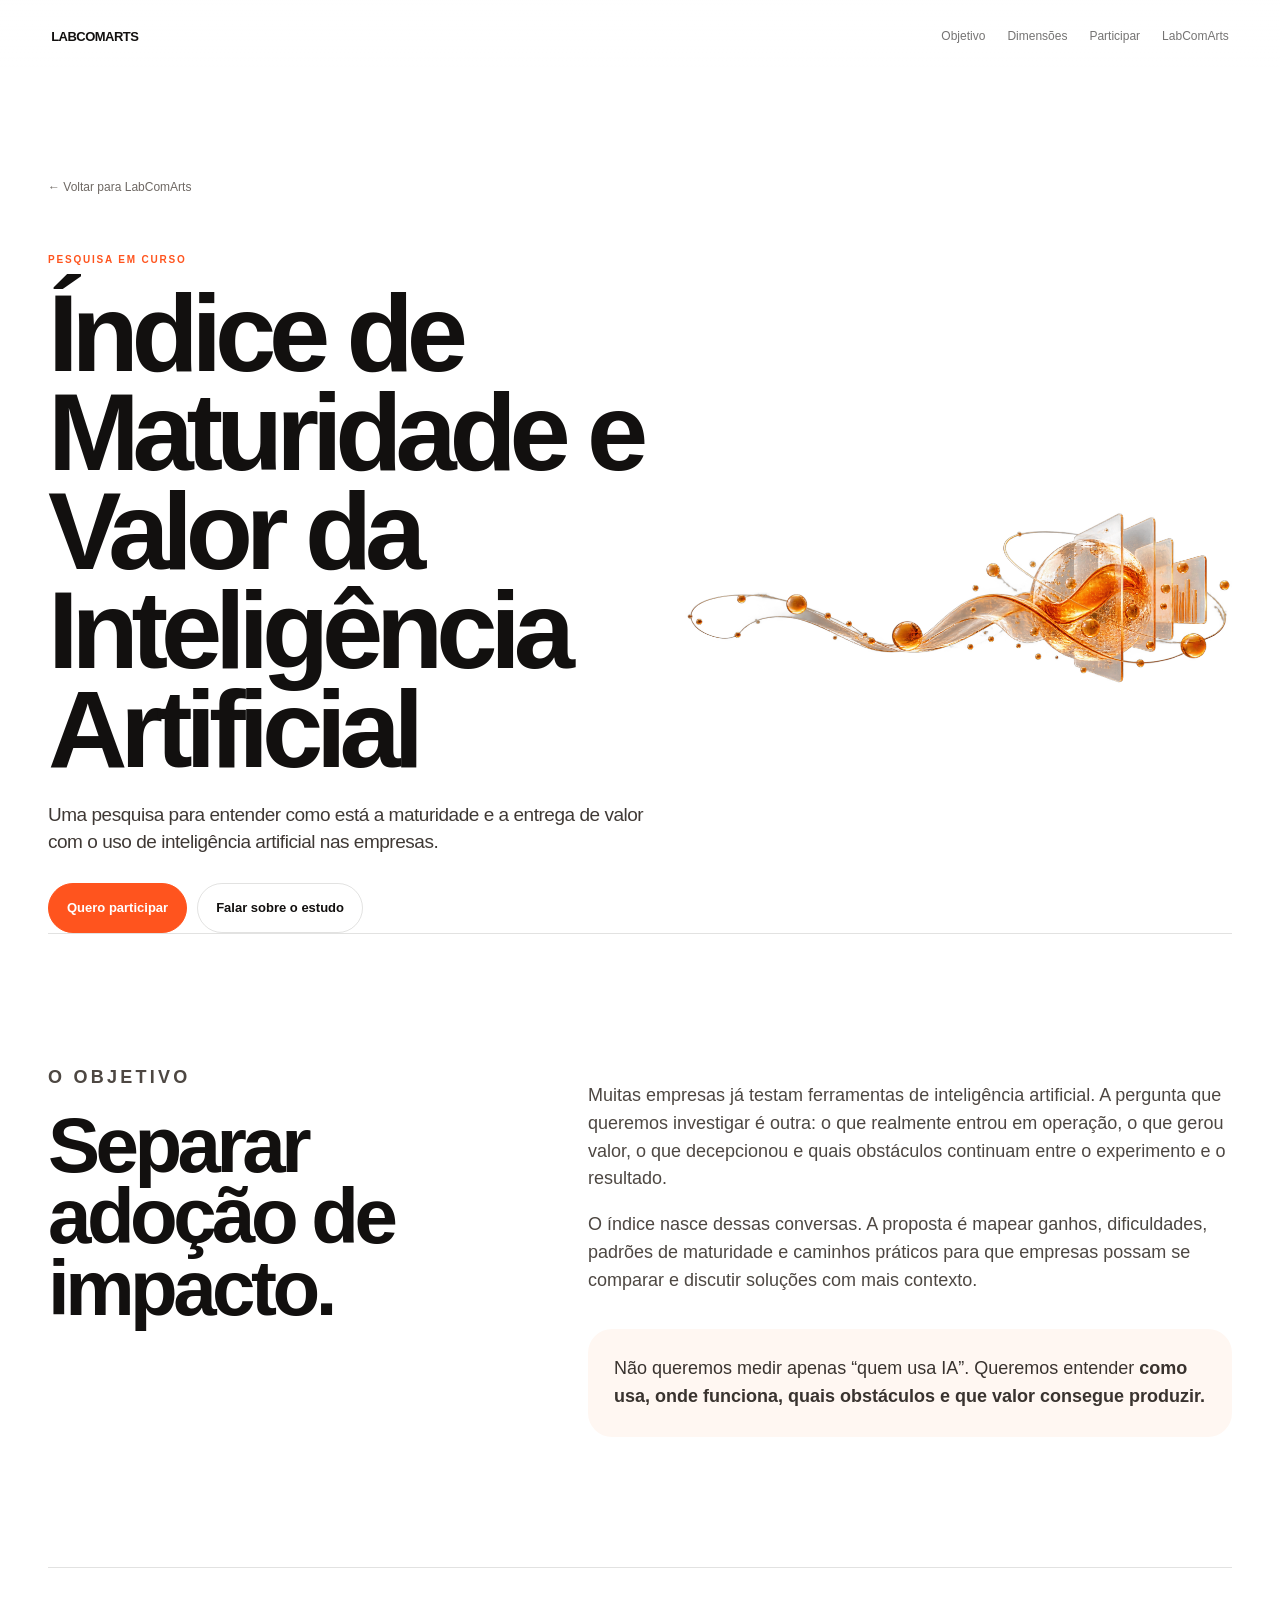
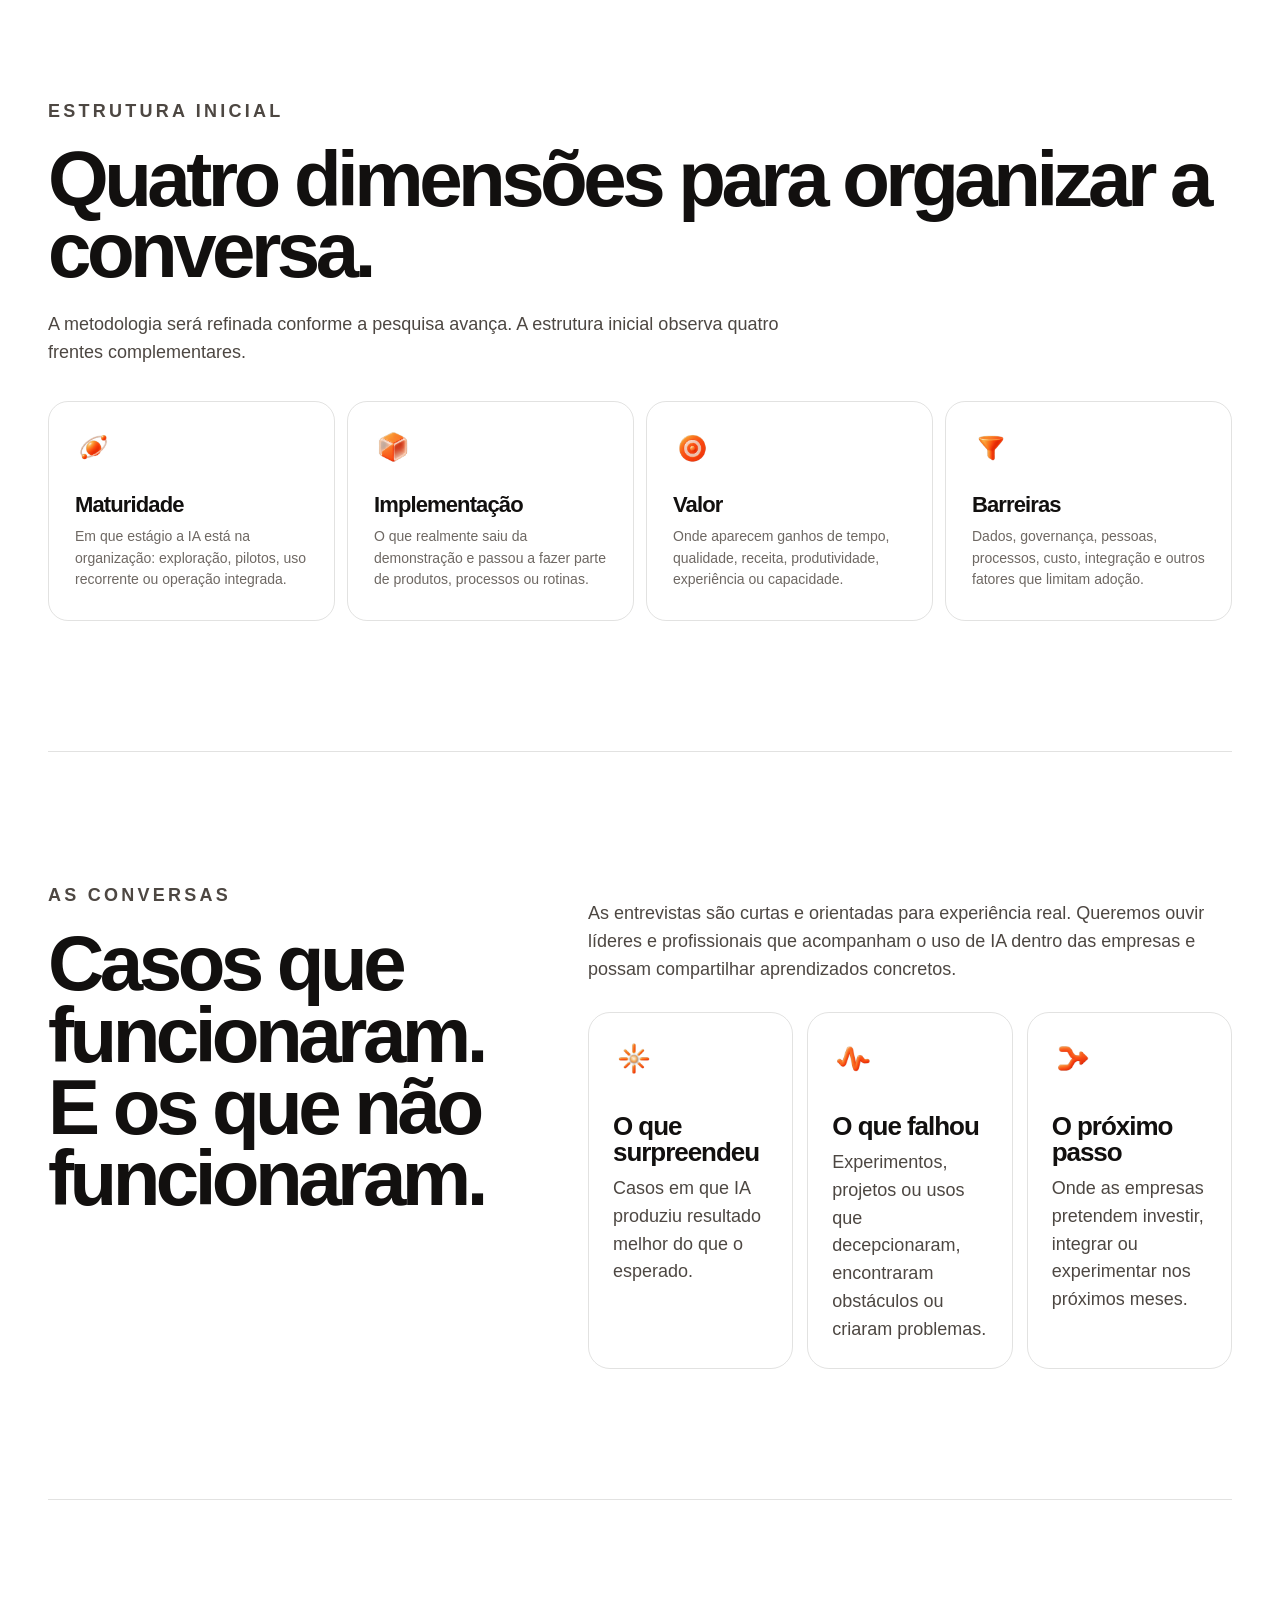
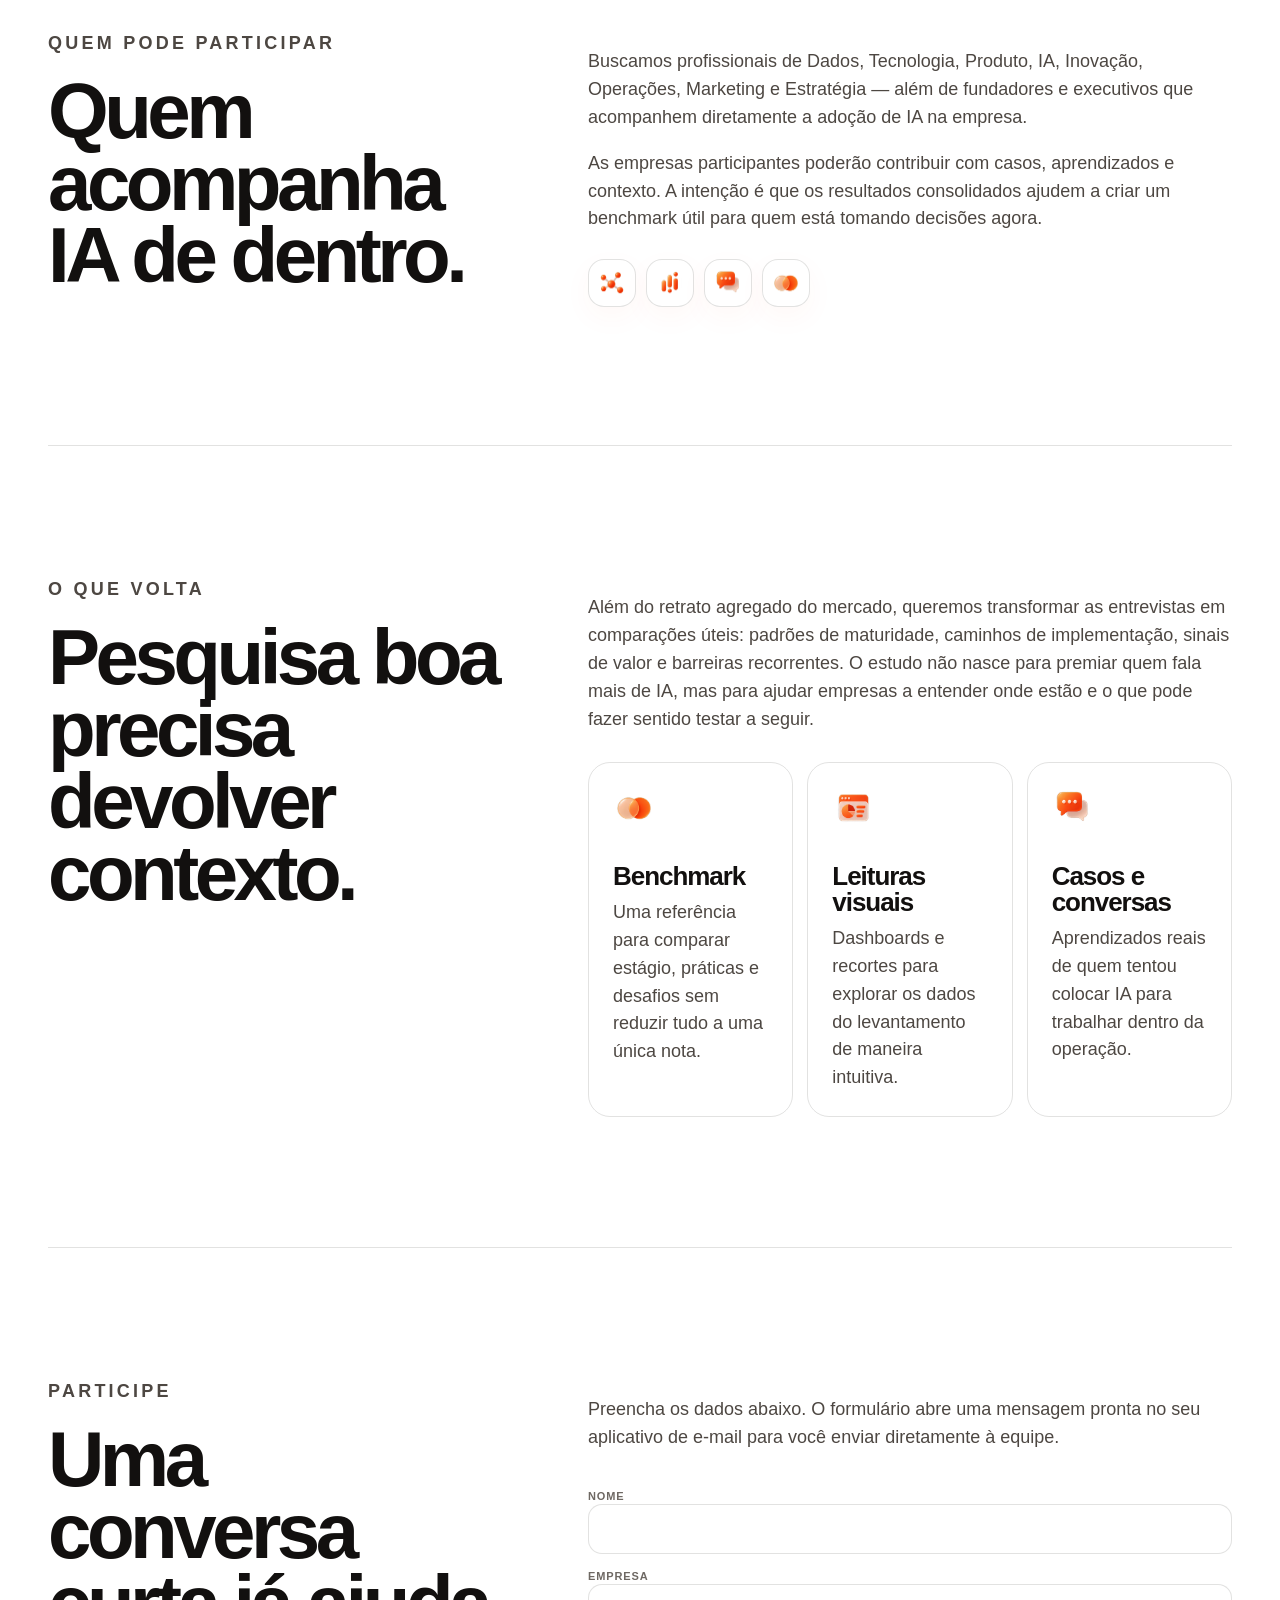
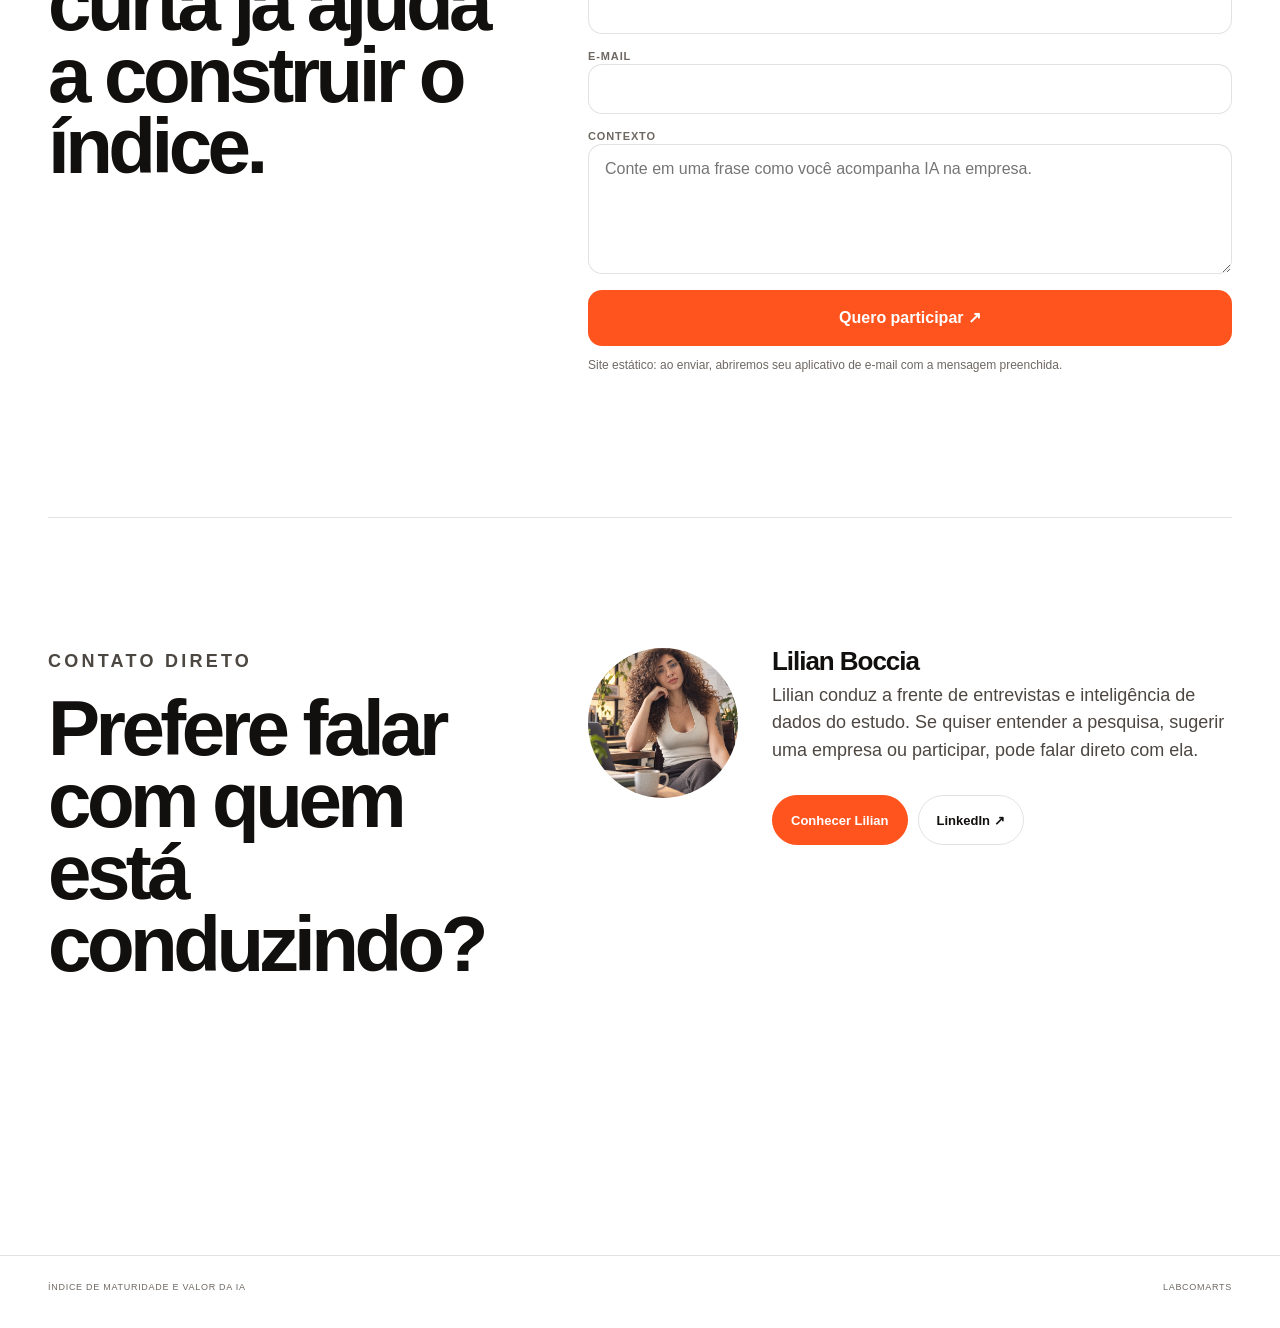
<file: estudo.html>
<!doctype html><html lang="pt-BR"><head><meta charset="utf-8"><meta name="viewport" content="width=device-width,initial-scale=1,viewport-fit=cover"><meta name="theme-color" content="#ffffff"><meta name="description" content="Índice de Maturidade e Valor da Inteligência Artificial — pesquisa sobre maturidade, implementação, valor e desafios do uso de IA nas empresas."><title>Índice de Maturidade e Valor da IA</title><link rel="stylesheet" href="styles.css"></head><body>
<header class="site-header"><a class="brand" href="index.html">LABCOMARTS</a><nav><a href="#objetivo">Objetivo</a><a href="#dimensoes">Dimensões</a><a href="#participar">Participar</a><a href="index.html">LabComArts</a></nav></header>
<main class="study-shell"><div class="page-top-space"></div><a class="back-link" href="index.html">← Voltar para LabComArts</a>
<section class="study-hero reveal"><div class="study-copy"><p class="eyebrow">PESQUISA EM CURSO</p><h1>Índice de Maturidade e Valor da Inteligência Artificial</h1><p class="lead">Uma pesquisa para entender como está a maturidade e a entrega de valor com o uso de inteligência artificial nas empresas.</p><div class="study-actions"><a class="button primary" href="#participar">Quero participar</a><a class="button" href="mailto:contato@labcomarts.com?subject=Índice%20de%20Maturidade%20e%20Valor%20da%20IA">Falar sobre o estudo</a></div></div><div><img class="study-hero-art floaty" src="assets/study-hero.png" alt="Visual abstrato do Índice de Maturidade e Valor da Inteligência Artificial"></div></section>

<section id="objetivo" class="study-section reveal"><div class="section-grid"><div class="sticky-label"><p class="eyebrow">O OBJETIVO</p><h2>Separar adoção de impacto.</h2></div><div><p>Muitas empresas já testam ferramentas de inteligência artificial. A pergunta que queremos investigar é outra: o que realmente entrou em operação, o que gerou valor, o que decepcionou e quais obstáculos continuam entre o experimento e o resultado.</p><p>O índice nasce dessas conversas. A proposta é mapear ganhos, dificuldades, padrões de maturidade e caminhos práticos para que empresas possam se comparar e discutir soluções com mais contexto.</p><div class="study-callout"><p>Não queremos medir apenas “quem usa IA”. Queremos entender <strong>como usa, onde funciona, quais obstáculos e que valor consegue produzir.</strong></p></div></div></div></section>

<section id="dimensoes" class="study-section reveal"><p class="eyebrow">ESTRUTURA INICIAL</p><h2>Quatro dimensões para organizar a conversa.</h2><p>A metodologia será refinada conforme a pesquisa avança. A estrutura inicial observa quatro frentes complementares.</p><div class="study-metrics"><article class="metric"><img src="assets/icons/orbit_atom.png" alt=""><h3>Maturidade</h3><p>Em que estágio a IA está na organização: exploração, pilotos, uso recorrente ou operação integrada.</p></article><article class="metric"><img src="assets/icons/cube_box.png" alt=""><h3>Implementação</h3><p>O que realmente saiu da demonstração e passou a fazer parte de produtos, processos ou rotinas.</p></article><article class="metric"><img src="assets/icons/target.png" alt=""><h3>Valor</h3><p>Onde aparecem ganhos de tempo, qualidade, receita, produtividade, experiência ou capacidade.</p></article><article class="metric"><img src="assets/icons/filter_funnel.png" alt=""><h3>Barreiras</h3><p>Dados, governança, pessoas, processos, custo, integração e outros fatores que limitam adoção.</p></article></div></section>

<section class="study-section reveal"><div class="section-grid"><div class="sticky-label"><p class="eyebrow">AS CONVERSAS</p><h2>Casos que funcionaram. E os que não funcionaram.</h2></div><div><p>As entrevistas são curtas e orientadas para experiência real. Queremos ouvir líderes e profissionais que acompanham o uso de IA dentro das empresas e possam compartilhar aprendizados concretos.</p><div class="expertise-grid"><article class="expertise-card"><img src="assets/icons/spark_idea.png" alt=""><h3>O que surpreendeu</h3><p>Casos em que IA produziu resultado melhor do que o esperado.</p></article><article class="expertise-card"><img src="assets/icons/pulse_wave.png" alt=""><h3>O que falhou</h3><p>Experimentos, projetos ou usos que decepcionaram, encontraram obstáculos ou criaram problemas.</p></article><article class="expertise-card"><img src="assets/icons/branching_flow.png" alt=""><h3>O próximo passo</h3><p>Onde as empresas pretendem investir, integrar ou experimentar nos próximos meses.</p></article></div></div></div></section>

<section class="study-section reveal"><div class="section-grid"><div class="sticky-label"><p class="eyebrow">QUEM PODE PARTICIPAR</p><h2>Quem acompanha IA de dentro.</h2></div><div><p>Buscamos profissionais de Dados, Tecnologia, Produto, IA, Inovação, Operações, Marketing e Estratégia — além de fundadores e executivos que acompanhem diretamente a adoção de IA na empresa.</p><p>As empresas participantes poderão contribuir com casos, aprendizados e contexto. A intenção é que os resultados consolidados ajudem a criar um benchmark útil para quem está tomando decisões agora.</p><div class="icon-row"><span class="icon-chip"><img src="assets/icons/node_network.png" alt=""></span><span class="icon-chip"><img src="assets/icons/data_bars.png" alt=""></span><span class="icon-chip"><img src="assets/icons/chat_bubbles.png" alt=""></span><span class="icon-chip"><img src="assets/icons/compare_overlap.png" alt=""></span></div></div></div></section>

<section class="study-section reveal"><div class="section-grid"><div class="sticky-label"><p class="eyebrow">O QUE VOLTA</p><h2>Pesquisa boa precisa devolver contexto.</h2></div><div><p>Além do retrato agregado do mercado, queremos transformar as entrevistas em comparações úteis: padrões de maturidade, caminhos de implementação, sinais de valor e barreiras recorrentes. O estudo não nasce para premiar quem fala mais de IA, mas para ajudar empresas a entender onde estão e o que pode fazer sentido testar a seguir.</p><div class="expertise-grid"><article class="expertise-card"><img src="assets/icons/compare_overlap.png" alt=""><h3>Benchmark</h3><p>Uma referência para comparar estágio, práticas e desafios sem reduzir tudo a uma única nota.</p></article><article class="expertise-card"><img src="assets/icons/dashboard_window.png" alt=""><h3>Leituras visuais</h3><p>Dashboards e recortes para explorar os dados do levantamento de maneira intuitiva.</p></article><article class="expertise-card"><img src="assets/icons/chat_bubbles.png" alt=""><h3>Casos e conversas</h3><p>Aprendizados reais de quem tentou colocar IA para trabalhar dentro da operação.</p></article></div></div></div></section>

<section id="participar" class="study-section reveal"><div class="section-grid"><div class="sticky-label"><p class="eyebrow">PARTICIPE</p><h2>Uma conversa curta já ajuda a construir o índice.</h2></div><div><p>Preencha os dados abaixo. O formulário abre uma mensagem pronta no seu aplicativo de e-mail para você enviar diretamente à equipe.</p><form class="contact-form" data-mail-form><div><label for="nome">Nome</label><input id="nome" name="nome" required autocomplete="name"></div><div><label for="empresa">Empresa</label><input id="empresa" name="empresa" autocomplete="organization"></div><div><label for="email">E-mail</label><input id="email" name="email" type="email" required autocomplete="email"></div><div><label for="mensagem">Contexto</label><textarea id="mensagem" name="mensagem" placeholder="Conte em uma frase como você acompanha IA na empresa."></textarea></div><button type="submit">Quero participar ↗</button></form><p class="form-note">Site estático: ao enviar, abriremos seu aplicativo de e-mail com a mensagem preenchida.</p></div></div></section>

<section class="study-section reveal"><div class="section-grid"><div class="sticky-label"><p class="eyebrow">CONTATO DIRETO</p><h2>Prefere falar com quem está conduzindo?</h2></div><div class="study-contact-person"><img class="study-contact-photo" src="assets/people/lilian-boccia.png" alt="Lilian Boccia"><div><h3>Lilian Boccia</h3><p>Lilian conduz a frente de entrevistas e inteligência de dados do estudo. Se quiser entender a pesquisa, sugerir uma empresa ou participar, pode falar direto com ela.</p><div class="profile-links"><a class="button primary" href="lilian.html">Conhecer Lilian</a><a class="button" href="https://www.linkedin.com/in/lilianboccia" target="_blank" rel="noopener">LinkedIn ↗</a></div></div></div></div></section>
</main>
<footer><div class="footer-inner"><span>ÍNDICE DE MATURIDADE E VALOR DA IA</span><span>LABCOMARTS</span></div></footer><script src="script.js"></script></body></html>
</file>
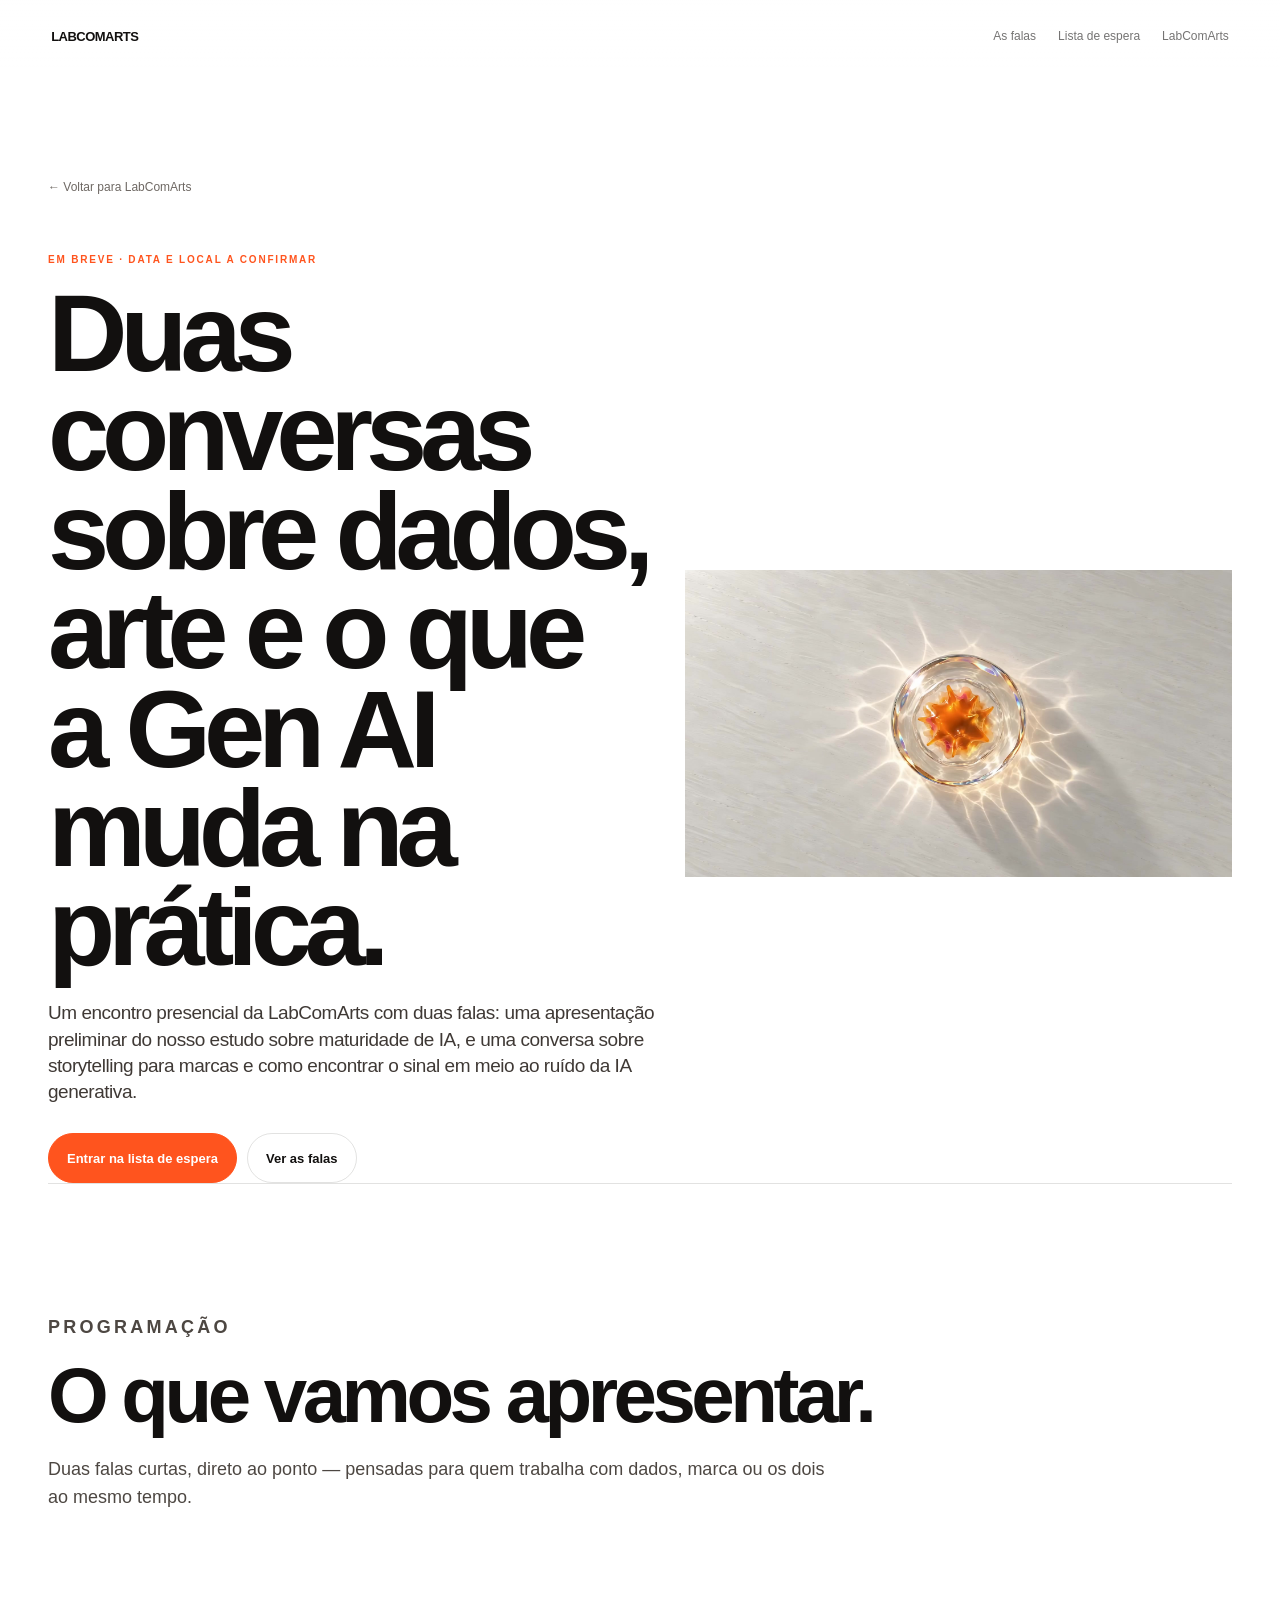
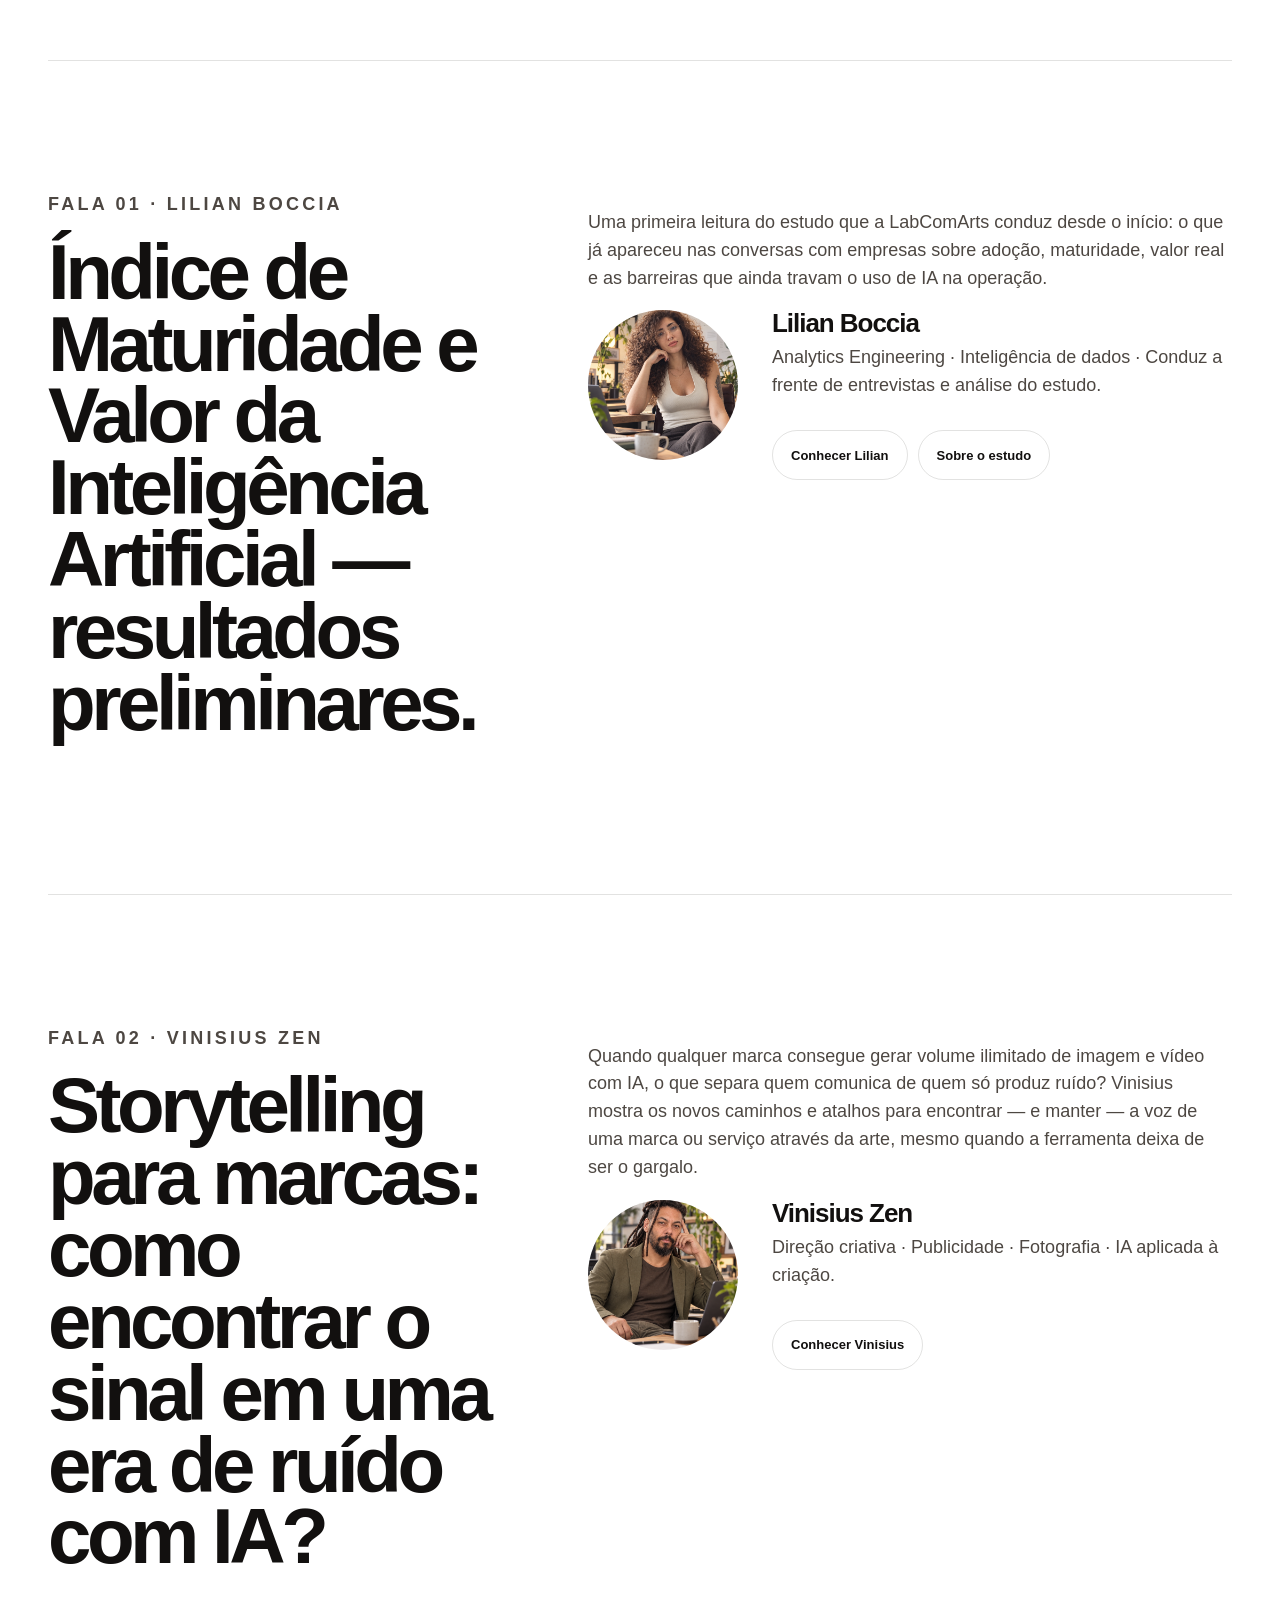
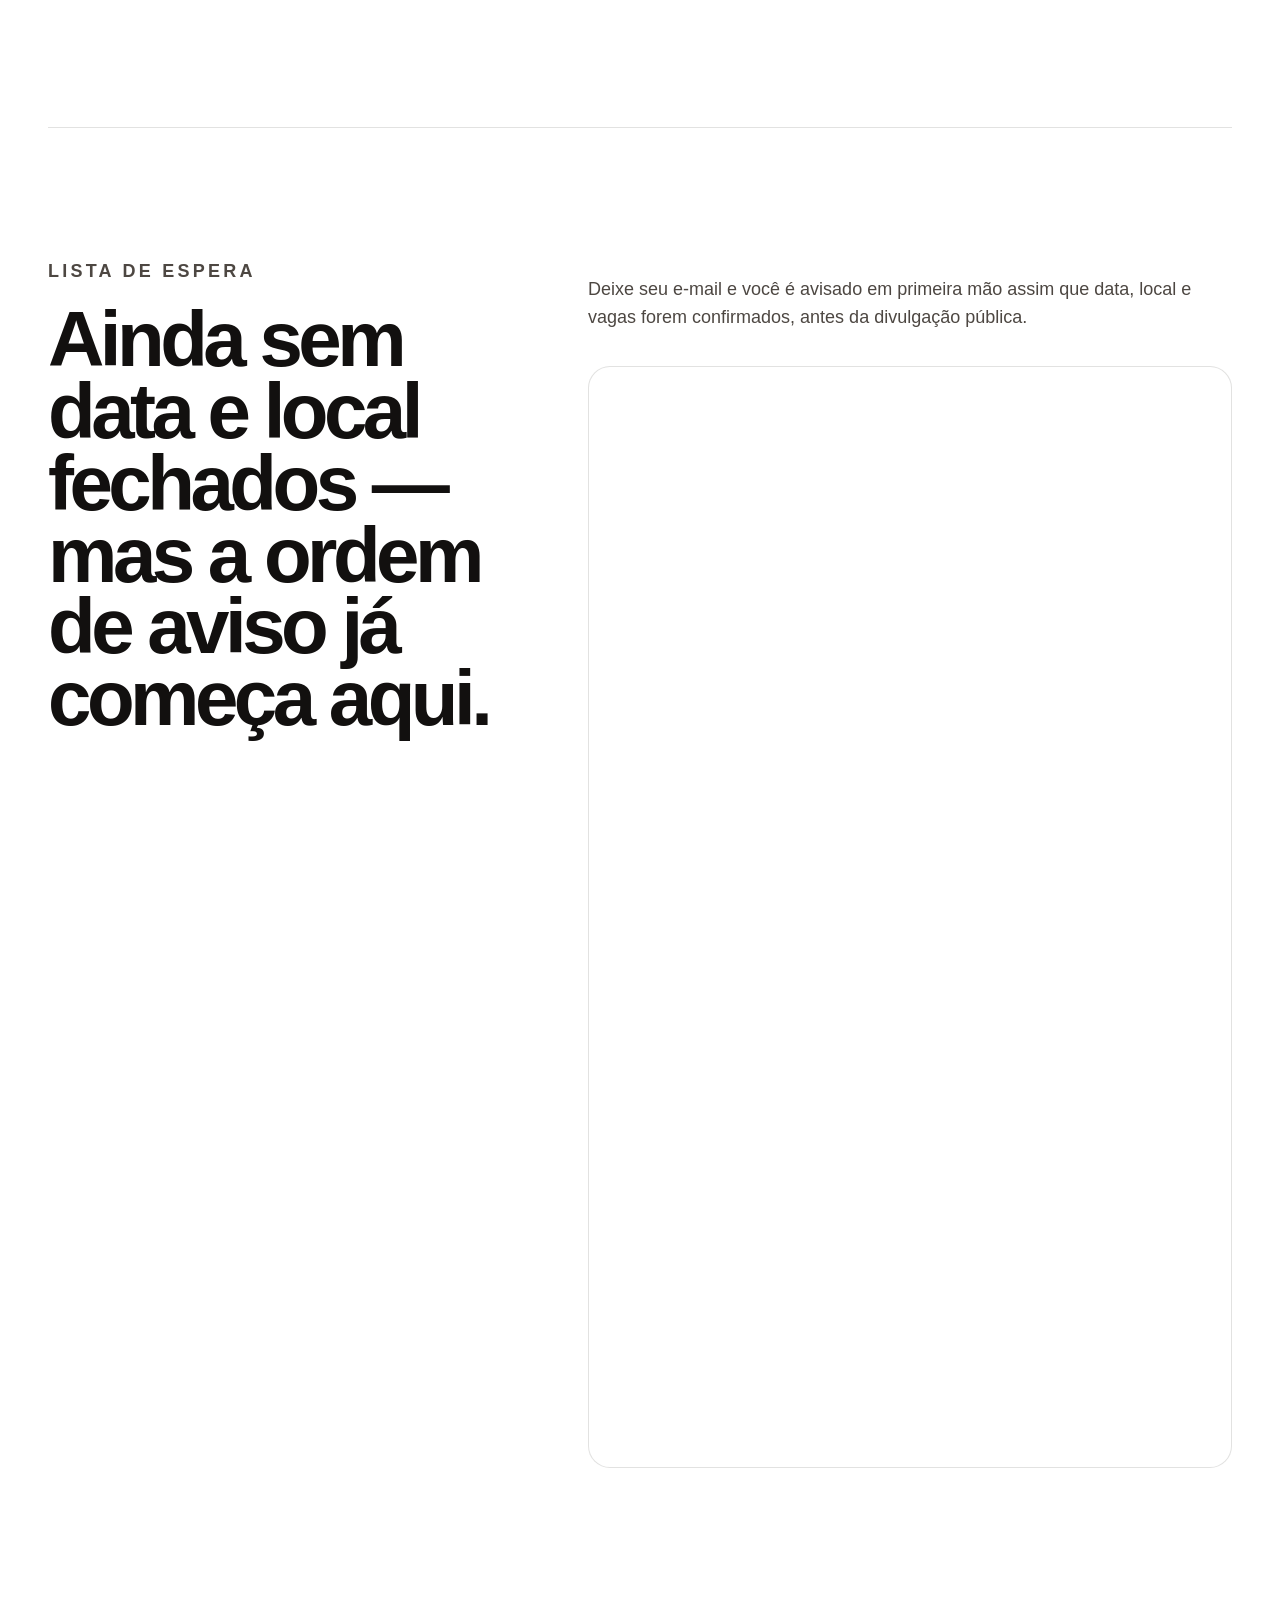
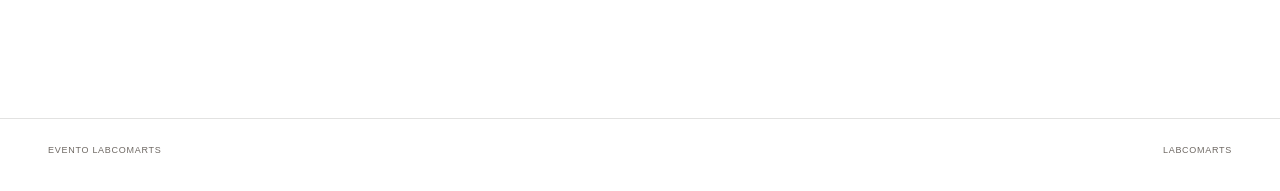
<file: evento.html>
<!doctype html><html lang="pt-BR"><head><meta charset="utf-8"><meta name="viewport" content="width=device-width,initial-scale=1,viewport-fit=cover"><meta name="theme-color" content="#ffffff"><meta name="description" content="Evento LabComArts — Índice de Maturidade e Valor da IA e storytelling para marcas na era do ruído com IA. Lista de espera, data e local em breve."><title>Evento LabComArts — Lista de espera</title><link rel="stylesheet" href="styles.css"></head><body>
<header class="site-header"><a class="brand" href="index.html">LABCOMARTS</a><nav><a href="#falas">As falas</a><a href="#lista">Lista de espera</a><a href="index.html">LabComArts</a></nav></header>
<main class="study-shell"><div class="page-top-space"></div><a class="back-link" href="index.html">← Voltar para LabComArts</a>

<section class="study-hero reveal"><div class="study-copy"><p class="eyebrow">EM BREVE · DATA E LOCAL A CONFIRMAR</p><h1>Duas conversas sobre dados, arte e o que a Gen AI muda na prática.</h1><p class="lead">Um encontro presencial da LabComArts com duas falas: uma apresentação preliminar do nosso estudo sobre maturidade de IA, e uma conversa sobre storytelling para marcas e como encontrar o sinal em meio ao ruído da IA generativa.</p><div class="study-actions"><a class="button primary" href="#lista">Entrar na lista de espera</a><a class="button" href="#falas">Ver as falas</a></div></div><div><img class="study-hero-art floaty" src="assets/opening-poster.jpg" alt="Identidade visual LabComArts"></div></section>

<section id="falas" class="study-section reveal"><p class="eyebrow">PROGRAMAÇÃO</p><h2>O que vamos apresentar.</h2><p>Duas falas curtas, direto ao ponto — pensadas para quem trabalha com dados, marca ou os dois ao mesmo tempo.</p></section>

<section class="study-section reveal"><div class="section-grid"><div class="sticky-label"><p class="eyebrow">FALA 01 · LILIAN BOCCIA</p><h2>Índice de Maturidade e Valor da Inteligência Artificial — resultados preliminares.</h2></div><div><p>Uma primeira leitura do estudo que a LabComArts conduz desde o início: o que já apareceu nas conversas com empresas sobre adoção, maturidade, valor real e as barreiras que ainda travam o uso de IA na operação.</p><div class="study-contact-person"><img class="study-contact-photo" src="assets/people/lilian-boccia.png" alt="Lilian Boccia"><div><h3>Lilian Boccia</h3><p>Analytics Engineering · Inteligência de dados · Conduz a frente de entrevistas e análise do estudo.</p><div class="profile-links"><a class="button" href="lilian.html">Conhecer Lilian</a><a class="button" href="estudo.html">Sobre o estudo</a></div></div></div></div></div></section>

<section class="study-section reveal"><div class="section-grid"><div class="sticky-label"><p class="eyebrow">FALA 02 · VINISIUS ZEN</p><h2>Storytelling para marcas: como encontrar o sinal em uma era de ruído com IA?</h2></div><div><p>Quando qualquer marca consegue gerar volume ilimitado de imagem e vídeo com IA, o que separa quem comunica de quem só produz ruído? Vinisius mostra os novos caminhos e atalhos para encontrar — e manter — a voz de uma marca ou serviço através da arte, mesmo quando a ferramenta deixa de ser o gargalo.</p><div class="study-contact-person"><img class="study-contact-photo" src="assets/people/vinisius-zen.png" alt="Vinisius Zen"><div><h3>Vinisius Zen</h3><p>Direção criativa · Publicidade · Fotografia · IA aplicada à criação.</p><div class="profile-links"><a class="button" href="vinisius.html">Conhecer Vinisius</a></div></div></div></div></div></section>

<section id="lista" class="study-section reveal"><div class="section-grid"><div class="sticky-label"><p class="eyebrow">LISTA DE ESPERA</p><h2>Ainda sem data e local fechados — mas a ordem de aviso já começa aqui.</h2></div><div><p>Deixe seu e-mail e você é avisado em primeira mão assim que data, local e vagas forem confirmados, antes da divulgação pública.</p><div class="form-embed"><iframe src="https://docs.google.com/forms/d/e/1FAIpQLScL2ciRvPryUMips6ZngtuW5P3MluJ0c7YhLugIKZT02wqqpQ/viewform?embedded=true" title="Lista de espera — Evento LabComArts" loading="lazy">Carregando formulário…</iframe></div></div></div></section>

</main>
<footer><div class="footer-inner"><span>EVENTO LABCOMARTS</span><span>LABCOMARTS</span></div></footer><script src="script.js"></script></body></html>
</file>
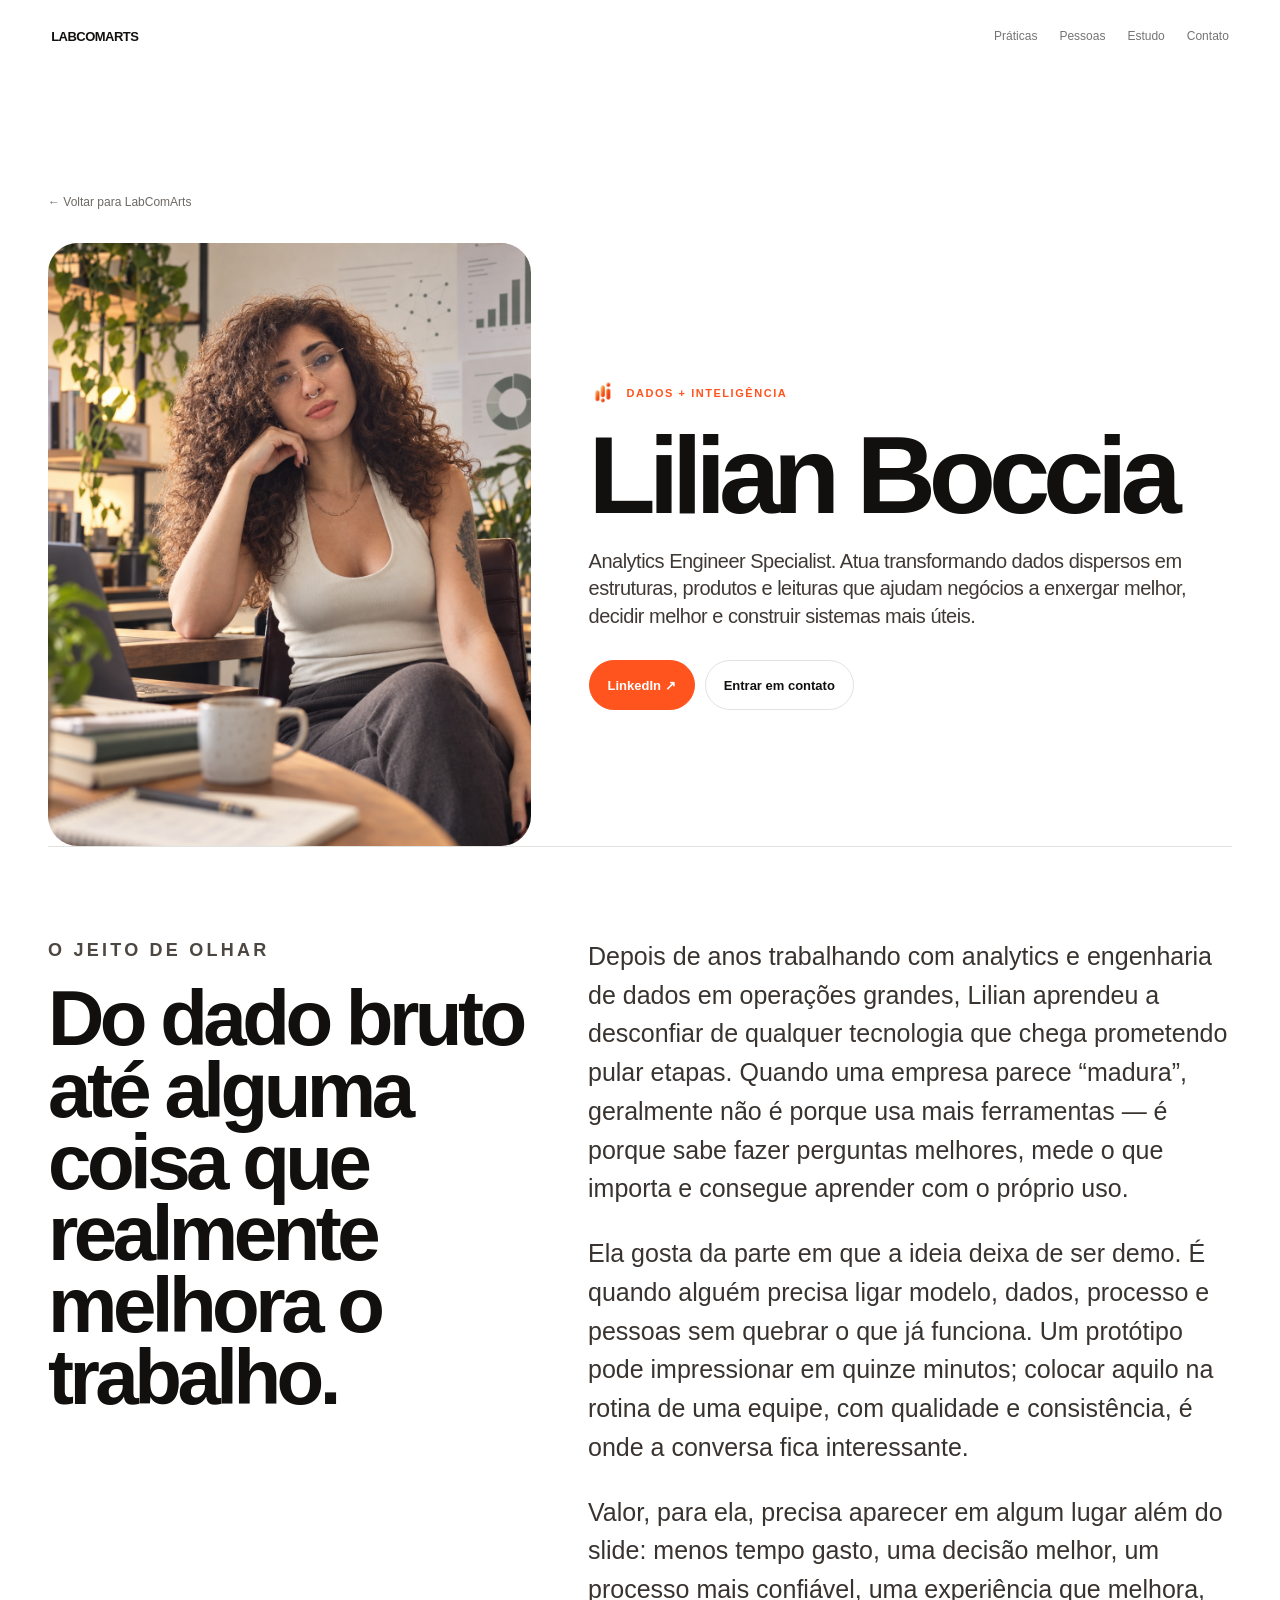
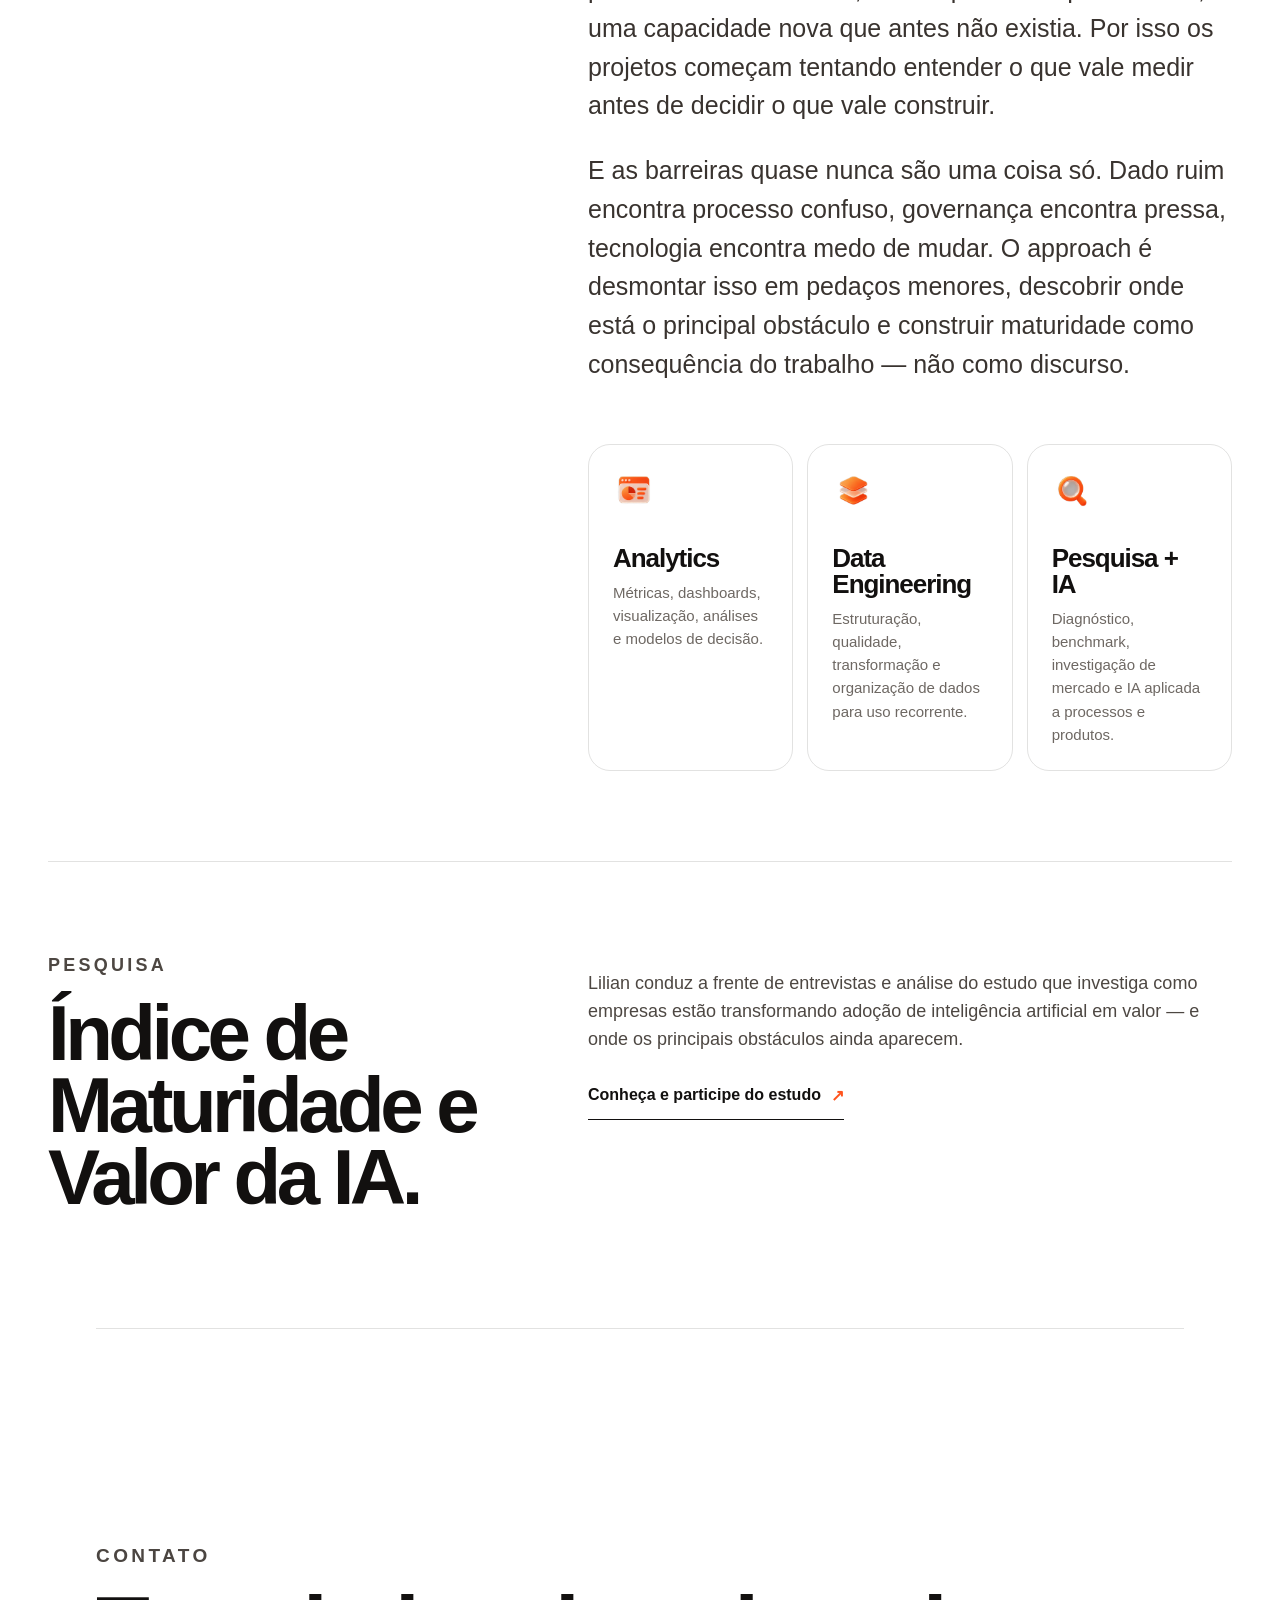
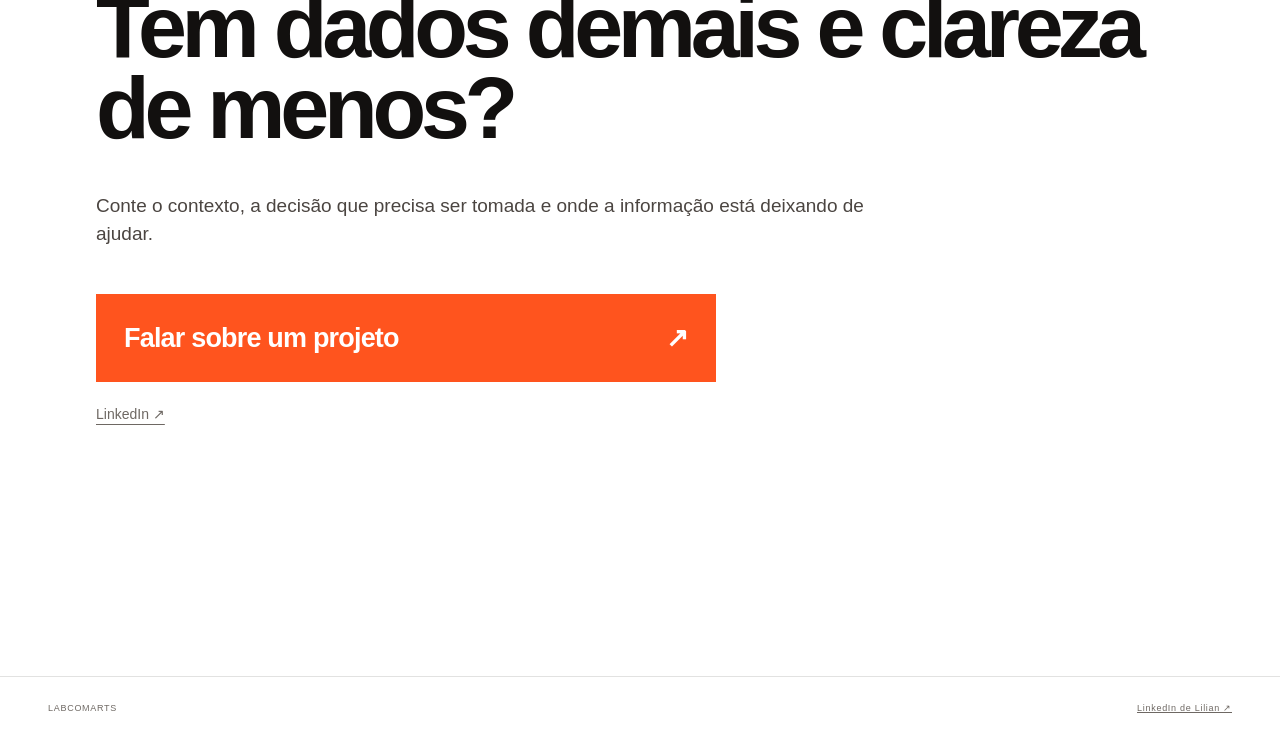
<file: lilian.html>
<!doctype html><html lang="pt-BR"><head><meta charset="utf-8"><meta name="viewport" content="width=device-width,initial-scale=1,viewport-fit=cover"><meta name="theme-color" content="#ffffff"><meta name="description" content="Lilian Boccia — analytics engineering, inteligência de dados, produtos de dados e IA na LabComArts."><title>Lilian Boccia — LabComArts</title><link rel="stylesheet" href="styles.css"></head><body>
<header class="site-header"><a class="brand" href="index.html">LABCOMARTS</a><nav><a href="index.html#fazemos">Práticas</a><a href="index.html#pessoas">Pessoas</a><a href="estudo.html">Estudo</a><a href="index.html#contato">Contato</a></nav></header>
<main class="profile-shell"><div class="page-top-space"></div><a class="back-link" href="index.html#pessoas">← Voltar para LabComArts</a>
<section class="profile-hero reveal"><div class="profile-photo"><img src="assets/people/lilian-boccia.png" alt="Lilian Boccia"></div><div class="profile-copy"><div class="profile-role"><img src="assets/icons/data_bars.png" alt=""><span>Dados + inteligência</span></div><h1>Lilian Boccia</h1><p class="lead">Analytics Engineer Specialist. Atua transformando dados dispersos em estruturas, produtos e leituras que ajudam negócios a enxergar melhor, decidir melhor e construir sistemas mais úteis.</p><div class="profile-links"><a class="button primary" href="https://www.linkedin.com/in/lilianboccia" target="_blank" rel="noopener">LinkedIn ↗</a><a class="button" href="mailto:lilian.boccia@gmail.com?subject=Quero%20falar%20com%20Lilian%20Boccia">Entrar em contato</a></div></div></section>
<section class="profile-section profile-journey reveal"><div class="section-grid"><div class="sticky-label"><p class="eyebrow">O JEITO DE OLHAR</p><h2>Do dado bruto até alguma coisa que realmente melhora o trabalho.</h2></div><div class="journey-copy">
<p>Depois de anos trabalhando com analytics e engenharia de dados em operações grandes, Lilian aprendeu a desconfiar de qualquer tecnologia que chega prometendo pular etapas. Quando uma empresa parece “madura”, geralmente não é porque usa mais ferramentas — é porque sabe fazer perguntas melhores, mede o que importa e consegue aprender com o próprio uso.</p>
<p>Ela gosta da parte em que a ideia deixa de ser demo. É quando alguém precisa ligar modelo, dados, processo e pessoas sem quebrar o que já funciona. Um protótipo pode impressionar em quinze minutos; colocar aquilo na rotina de uma equipe, com qualidade e consistência, é onde a conversa fica interessante.</p>
<p>Valor, para ela, precisa aparecer em algum lugar além do slide: menos tempo gasto, uma decisão melhor, um processo mais confiável, uma experiência que melhora, uma capacidade nova que antes não existia. Por isso os projetos começam tentando entender o que vale medir antes de decidir o que vale construir.</p>
<p>E as barreiras quase nunca são uma coisa só. Dado ruim encontra processo confuso, governança encontra pressa, tecnologia encontra medo de mudar. O approach é desmontar isso em pedaços menores, descobrir onde está o principal obstáculo e construir maturidade como consequência do trabalho — não como discurso.</p>
<div class="expertise-grid"><article class="expertise-card"><img src="assets/icons/dashboard_window.png" alt=""><h3>Analytics</h3><p>Métricas, dashboards, visualização, análises e modelos de decisão.</p></article><article class="expertise-card"><img src="assets/icons/layer_stack.png" alt=""><h3>Data Engineering</h3><p>Estruturação, qualidade, transformação e organização de dados para uso recorrente.</p></article><article class="expertise-card"><img src="assets/icons/magnifier.png" alt=""><h3>Pesquisa + IA</h3><p>Diagnóstico, benchmark, investigação de mercado e IA aplicada a processos e produtos.</p></article></div>
</div></div></section>
<section class="profile-section reveal"><div class="section-grid"><div class="sticky-label"><p class="eyebrow">PESQUISA</p><h2>Índice de Maturidade e Valor da IA.</h2></div><div><p>Lilian conduz a frente de entrevistas e análise do estudo que investiga como empresas estão transformando adoção de inteligência artificial em valor — e onde os principais obstáculos ainda aparecem.</p><a class="text-link" href="estudo.html"><span>Conheça e participe do estudo</span><span>↗</span></a></div></div></section>
<section class="contact reveal"><p class="eyebrow">CONTATO</p><h2>Tem dados demais e clareza de menos?</h2><p>Conte o contexto, a decisão que precisa ser tomada e onde a informação está deixando de ajudar.</p><a class="contact-cta" href="mailto:lilian.boccia@gmail.com?subject=Projeto%20com%20Lilian%20Boccia"><span>Falar sobre um projeto</span><span>↗</span></a><a class="contact-email" href="https://www.linkedin.com/in/lilianboccia" target="_blank" rel="noopener">LinkedIn ↗</a></section></main>
<footer><div class="footer-inner"><span>LABCOMARTS</span><span><a href="https://www.linkedin.com/in/lilianboccia" target="_blank" rel="noopener">LinkedIn de Lilian ↗</a></span></div></footer><script src="script.js"></script></body></html>
</file>
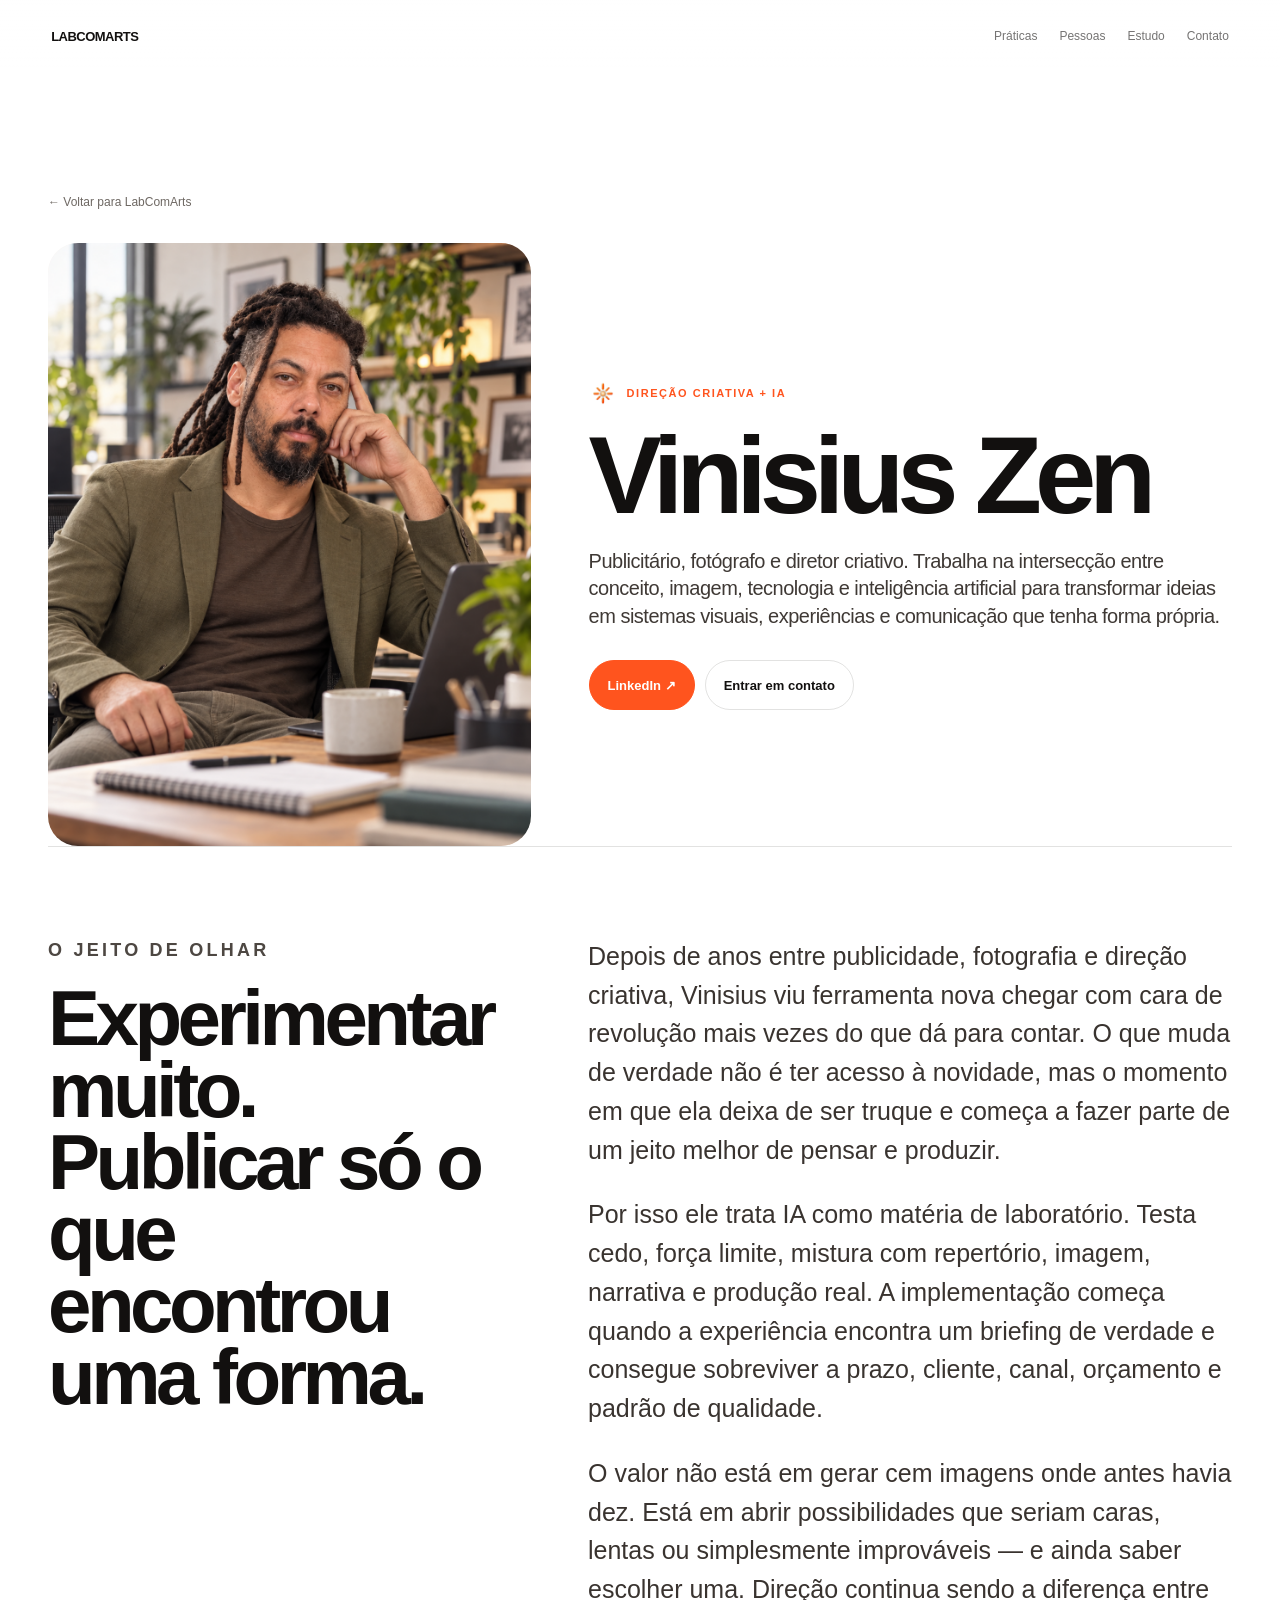
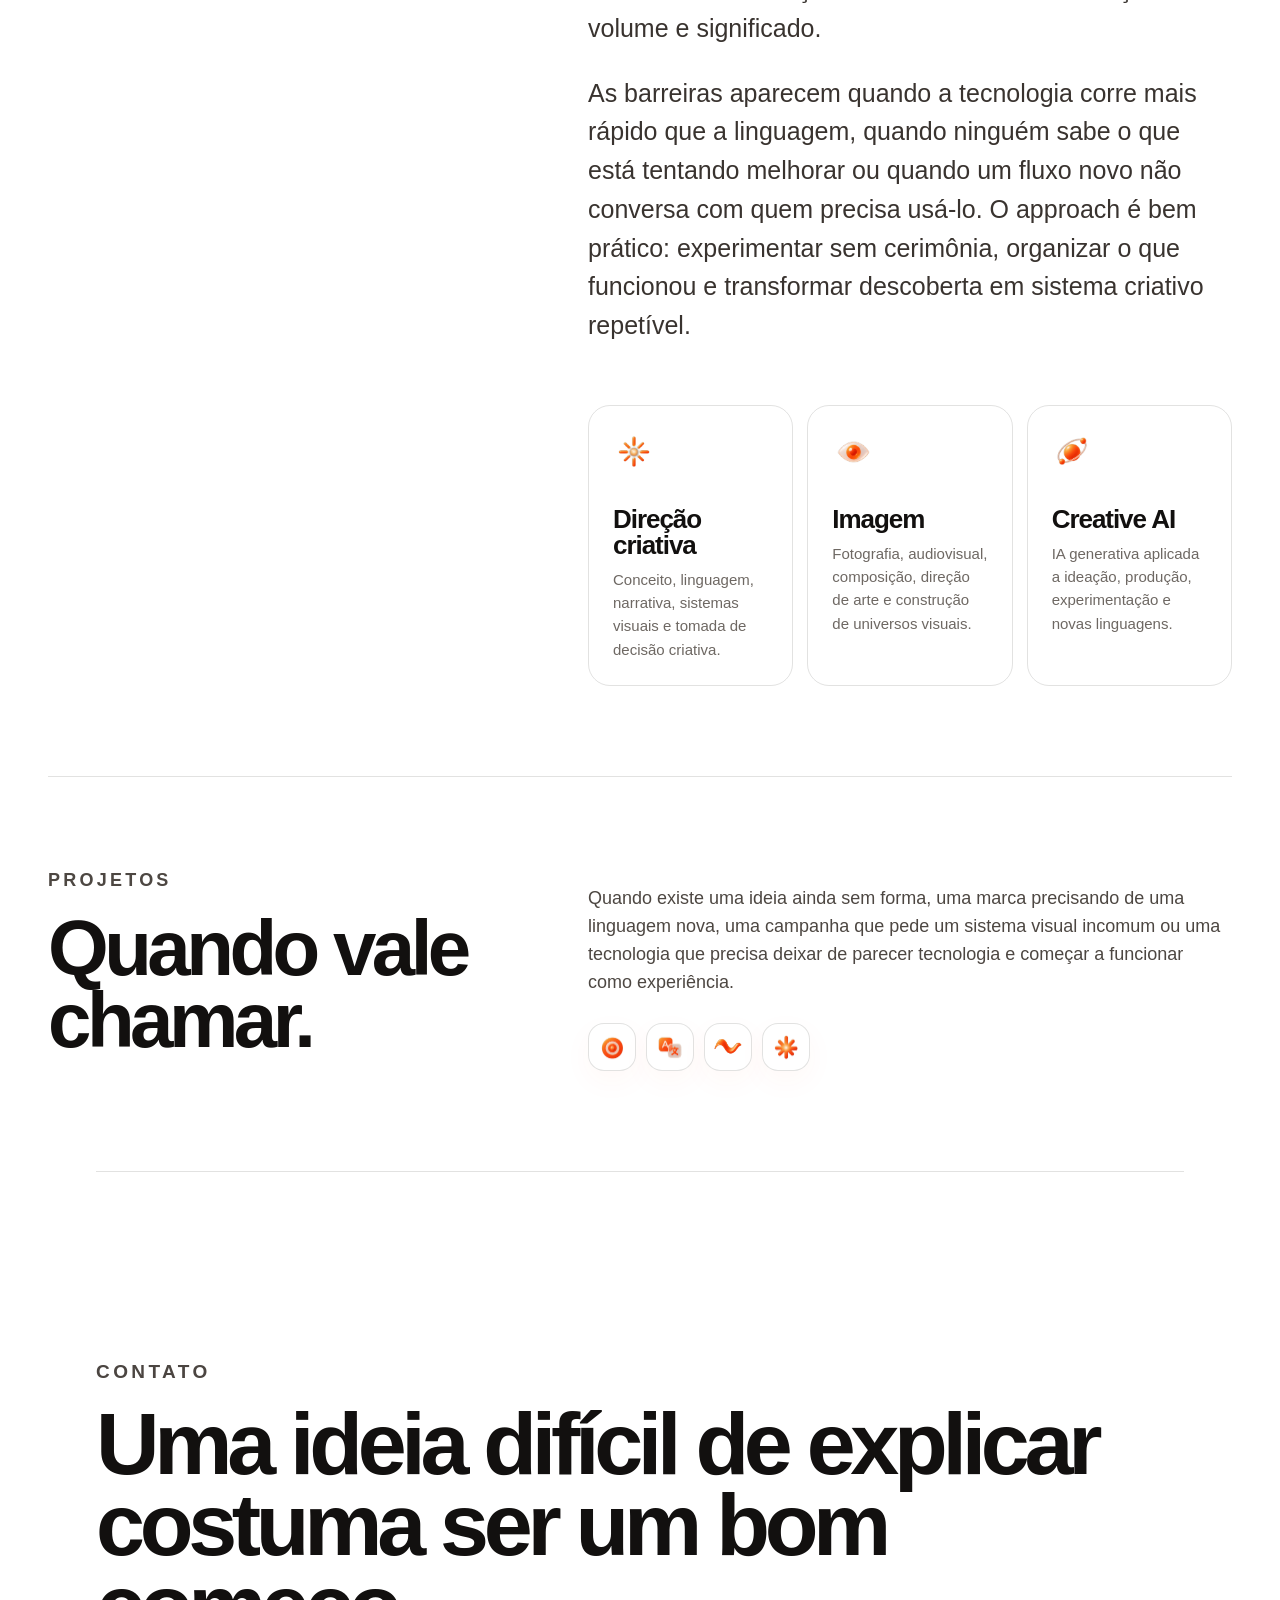
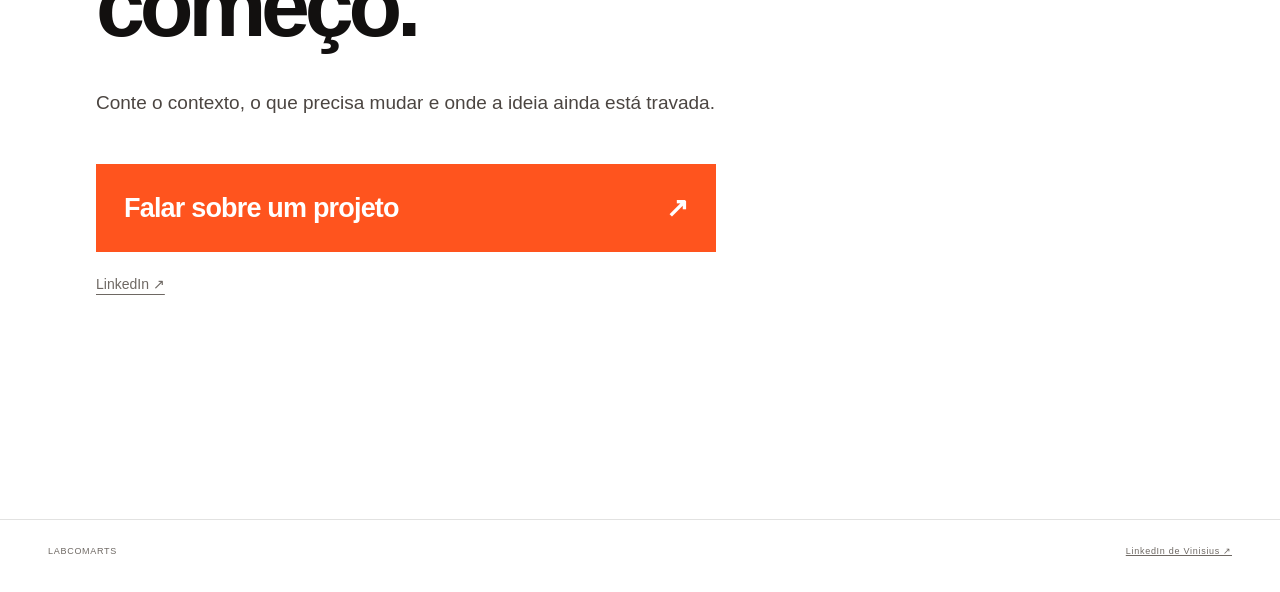
<file: vinisius.html>
<!doctype html><html lang="pt-BR"><head><meta charset="utf-8"><meta name="viewport" content="width=device-width,initial-scale=1,viewport-fit=cover"><meta name="theme-color" content="#ffffff"><meta name="description" content="Vinisius Zen — direção criativa, publicidade, fotografia e IA aplicada à criação na LabComArts."><title>Vinisius Zen — LabComArts</title><link rel="stylesheet" href="styles.css"></head><body>
<header class="site-header"><a class="brand" href="index.html">LABCOMARTS</a><nav><a href="index.html#fazemos">Práticas</a><a href="index.html#pessoas">Pessoas</a><a href="estudo.html">Estudo</a><a href="index.html#contato">Contato</a></nav></header>
<main class="profile-shell"><div class="page-top-space"></div><a class="back-link" href="index.html#pessoas">← Voltar para LabComArts</a>
<section class="profile-hero reveal"><div class="profile-photo"><img src="assets/people/vinisius-zen.png" alt="Vinisius Zen"></div><div class="profile-copy"><div class="profile-role"><img src="assets/icons/spark_idea.png" alt=""><span>Direção criativa + IA</span></div><h1>Vinisius Zen</h1><p class="lead">Publicitário, fotógrafo e diretor criativo. Trabalha na intersecção entre conceito, imagem, tecnologia e inteligência artificial para transformar ideias em sistemas visuais, experiências e comunicação que tenha forma própria.</p><div class="profile-links"><a class="button primary" href="https://www.linkedin.com/in/vinisius/" target="_blank" rel="noopener">LinkedIn ↗</a><a class="button" href="mailto:vinisius@gmail.com?subject=Quero%20falar%20com%20Vinisius%20Zen">Entrar em contato</a></div></div></section>
<section class="profile-section profile-journey reveal"><div class="section-grid"><div class="sticky-label"><p class="eyebrow">O JEITO DE OLHAR</p><h2>Experimentar muito. Publicar só o que encontrou uma forma.</h2></div><div class="journey-copy">
<p>Depois de anos entre publicidade, fotografia e direção criativa, Vinisius viu ferramenta nova chegar com cara de revolução mais vezes do que dá para contar. O que muda de verdade não é ter acesso à novidade, mas o momento em que ela deixa de ser truque e começa a fazer parte de um jeito melhor de pensar e produzir.</p>
<p>Por isso ele trata IA como matéria de laboratório. Testa cedo, força limite, mistura com repertório, imagem, narrativa e produção real. A implementação começa quando a experiência encontra um briefing de verdade e consegue sobreviver a prazo, cliente, canal, orçamento e padrão de qualidade.</p>
<p>O valor não está em gerar cem imagens onde antes havia dez. Está em abrir possibilidades que seriam caras, lentas ou simplesmente improváveis — e ainda saber escolher uma. Direção continua sendo a diferença entre volume e significado.</p>
<p>As barreiras aparecem quando a tecnologia corre mais rápido que a linguagem, quando ninguém sabe o que está tentando melhorar ou quando um fluxo novo não conversa com quem precisa usá-lo. O approach é bem prático: experimentar sem cerimônia, organizar o que funcionou e transformar descoberta em sistema criativo repetível.</p>
<div class="expertise-grid"><article class="expertise-card"><img src="assets/icons/spark_idea.png" alt=""><h3>Direção criativa</h3><p>Conceito, linguagem, narrativa, sistemas visuais e tomada de decisão criativa.</p></article><article class="expertise-card"><img src="assets/icons/observe_eye.png" alt=""><h3>Imagem</h3><p>Fotografia, audiovisual, composição, direção de arte e construção de universos visuais.</p></article><article class="expertise-card"><img src="assets/icons/orbit_atom.png" alt=""><h3>Creative AI</h3><p>IA generativa aplicada a ideação, produção, experimentação e novas linguagens.</p></article></div>
</div></div></section>
<section class="profile-section reveal"><div class="section-grid"><div class="sticky-label"><p class="eyebrow">PROJETOS</p><h2>Quando vale chamar.</h2></div><div><p>Quando existe uma ideia ainda sem forma, uma marca precisando de uma linguagem nova, uma campanha que pede um sistema visual incomum ou uma tecnologia que precisa deixar de parecer tecnologia e começar a funcionar como experiência.</p><div class="icon-row"><span class="icon-chip"><img src="assets/icons/target.png" alt=""></span><span class="icon-chip"><img src="assets/icons/translation_tiles.png" alt=""></span><span class="icon-chip"><img src="assets/icons/ribbon_wave_wide.png" alt=""></span><span class="icon-chip"><img src="assets/icons/starburst.png" alt=""></span></div></div></div></section>
<section class="contact reveal"><p class="eyebrow">CONTATO</p><h2>Uma ideia difícil de explicar costuma ser um bom começo.</h2><p>Conte o contexto, o que precisa mudar e onde a ideia ainda está travada.</p><a class="contact-cta" href="mailto:vinisius@gmail.com?subject=Projeto%20com%20Vinisius%20Zen"><span>Falar sobre um projeto</span><span>↗</span></a><a class="contact-email" href="https://www.linkedin.com/in/vinisius/" target="_blank" rel="noopener">LinkedIn ↗</a></section></main>
<footer><div class="footer-inner"><span>LABCOMARTS</span><span><a href="https://www.linkedin.com/in/vinisius/" target="_blank" rel="noopener">LinkedIn de Vinisius ↗</a></span></div></footer><script src="script.js"></script></body></html>
</file>
<file: styles.css>
:root{
  --orange:#ff541e;
  --orange-soft:#ff7a4d;
  --ink:#12100f;
  --muted:#6e6863;
  --line:rgba(18,16,15,.12);
  --paper:#fff;
  --soft:#fff7f2;
  --max:1320px;
  --pad:18px;
  --radius:26px;
  --ease:cubic-bezier(.16,1,.3,1);
}
*{box-sizing:border-box}
html{scroll-behavior:smooth;background:var(--paper)}
body{margin:0;overflow-x:hidden;background:var(--paper);color:var(--ink);font-family:Arial,Helvetica,sans-serif;-webkit-font-smoothing:antialiased;text-rendering:optimizeLegibility}
a{color:inherit} img,video{display:block;max-width:100%} button,input,textarea{font:inherit}
::selection{background:var(--orange);color:#fff}

.site-header{position:fixed;z-index:100;inset:0 0 auto 0;height:60px;display:flex;align-items:center;justify-content:space-between;padding:env(safe-area-inset-top) var(--pad) 0;background:linear-gradient(#fff 0%,rgba(255,255,255,.86) 72%,transparent);backdrop-filter:blur(8px);transition:transform .5s var(--ease),opacity .35s ease}
.site-header.is-hidden{transform:translateY(-115%);opacity:0}.site-header a{text-decoration:none}.brand{font-size:12px;font-weight:900;letter-spacing:-.04em}.site-header nav{display:flex;gap:14px;font-size:11px}.site-header nav a{opacity:.58;transition:.2s ease}.site-header nav a:hover,.site-header nav a[aria-current="page"]{opacity:1;color:var(--orange)}.site-header nav .desktop-only{display:none}

.page-shell,.text-block,.contact,.people-strip,.study-strip,.footer-inner,.profile-shell,.study-shell{width:calc(100% - var(--pad)*2);margin-inline:auto}

/* static brand poster, top of page */
.brand-poster{width:100%;height:100svh;overflow:hidden;background:#fff}.brand-poster img{width:100%;height:100%;object-fit:cover;object-position:center}

/* scroll film */
.scroll-film{height:560vh;position:relative;background:#fff}.film-sticky{position:sticky;top:0;height:100svh;overflow:hidden;background:#fff}.film-sticky video{width:100%;height:100%;object-fit:contain;object-position:50% 50%;background:#fff}.film-vignette{position:absolute;inset:0;pointer-events:none;background:linear-gradient(to bottom,transparent 78%,rgba(255,255,255,.48))}.scroll-hint{position:absolute;left:50%;bottom:calc(18px + env(safe-area-inset-bottom));transform:translateX(-50%);width:22px;height:34px;border:1px solid rgba(18,16,15,.25);border-radius:99px}.scroll-hint span{position:absolute;width:4px;height:4px;border-radius:50%;background:var(--orange);left:8px;top:6px;animation:scrollDot 1.8s ease-in-out infinite}.scroll-film.has-scrolled .scroll-hint{opacity:0}@keyframes scrollDot{0%{transform:translateY(0);opacity:.15}35%{opacity:1}100%{transform:translateY(16px);opacity:0}}

/* type */
.eyebrow{margin:0 0 18px;color:var(--orange);font-size:10px;font-weight:800;letter-spacing:.18em;text-transform:uppercase}.text-block{padding:96px 0}.intro{padding-top:112px}.intro h1,.page-hero h1,.profile-copy h1,.study-copy h1{margin:0 0 24px;font-size:clamp(44px,13vw,76px);line-height:.9;letter-spacing:-.065em;font-weight:850}.text-block h2,.section-title,.profile-section h2,.study-section h2{margin:0 0 24px;font-size:clamp(38px,11vw,68px);line-height:.92;letter-spacing:-.058em;font-weight:830}.text-block h3,.card h3,.profile-section h3,.study-section h3{margin:0 0 10px;font-size:25px;line-height:1;letter-spacing:-.04em}.lead,.chapter p,.profile-copy .lead,.study-copy .lead{max-width:780px;color:#3f3935;font-size:20px;line-height:1.38;letter-spacing:-.025em}.chapter p{margin-bottom:14px;color:#4b4540}

/* visual breathing spaces: same sizing logic as V2 — fills the box, no mask/parallax, just fades in with scroll like the rest of the page */
.visual{margin:0;overflow:hidden;background:#fff}.visual img{display:block;width:100%;object-fit:contain;object-position:center}.visual-wide{width:100%}.visual-wide img{height:68svh;min-height:520px}.visual-inset{width:100%}.visual-inset img{aspect-ratio:4/5;border-radius:1px}
.chapter{display:grid;gap:22px}.chapter-number{width:58px;padding-top:8px;border-top:1px solid var(--line);font-size:11px;color:var(--muted)}
.statement{min-height:52svh;display:grid;place-items:center;padding:72px var(--pad);text-align:center}.statement p{max-width:1060px;margin:0;font-size:clamp(44px,13vw,88px);line-height:.9;letter-spacing:-.065em;font-weight:850}

/* icon system */
.icon-row{display:flex;flex-wrap:wrap;gap:10px;margin:26px 0 0}.icon-chip{width:48px;height:48px;border:1px solid var(--line);border-radius:16px;display:grid;place-items:center;background:rgba(255,255,255,.78);box-shadow:0 10px 30px rgba(255,84,30,.04);transition:transform .35s var(--ease),border-color .35s ease}.icon-chip:hover{transform:translateY(-4px) rotate(-2deg);border-color:rgba(255,84,30,.35)}.icon-chip img{width:30px;height:30px;object-fit:contain}

.outcomes{padding-top:54px;padding-bottom:110px}.outcome-grid{display:grid;border-top:1px solid var(--line)}.card{padding:26px 0;border-bottom:1px solid var(--line);position:relative}.card-icon{width:58px;height:58px;margin-bottom:28px;object-fit:contain}.card p{margin:0;max-width:520px;color:#514b46;font-size:16px;line-height:1.48}

.capabilities{padding-top:120px}.capabilities>h2{max-width:1180px;margin-bottom:58px}.capability-list{border-top:1px solid var(--line)}.capability-list article{display:grid;grid-template-columns:52px 1fr;gap:14px;padding:26px 0 30px;border-bottom:1px solid var(--line);transition:padding-left .4s var(--ease)}.capability-list article:hover{padding-left:8px}.capability-list .cap-icon{width:36px;height:36px;object-fit:contain}.capability-list h3{font-size:28px}.capability-list p{max-width:760px;margin:0;color:#514b46;font-size:17px;line-height:1.45}

.process{padding:34px 0 130px}.process-inner{width:calc(100% - var(--pad)*2);margin-inline:auto;border-top:1px solid var(--line);padding-top:26px}.process-line{display:grid;gap:18px}.process-line div{display:flex;align-items:baseline;justify-content:space-between;gap:16px;padding-bottom:18px;border-bottom:1px solid var(--line)}.process-line strong{font-size:25px;letter-spacing:-.04em}.process-line span{color:var(--muted);font-size:12px;text-align:right}.process-line i{display:none}

/* people */
.people-strip{padding:120px 0}.people-head{display:grid;gap:18px;margin-bottom:46px}.people-head h2{margin:0;font-size:clamp(40px,10vw,74px);line-height:.92;letter-spacing:-.055em}.people-head p{max-width:700px;margin:0;color:#4f4944;font-size:18px;line-height:1.5}.people-grid{display:grid;gap:20px}.person-card{border-top:1px solid var(--line);padding-top:18px;text-decoration:none}.person-media{aspect-ratio:4/5;background:var(--soft);overflow:hidden;border-radius:var(--radius)}.person-media img{width:100%;height:100%;object-fit:contain;transition:transform .8s var(--ease)}.person-card:hover .person-media img{transform:scale(1.025)}.person-meta{display:flex;justify-content:space-between;align-items:flex-end;gap:20px;padding:18px 0}.person-meta h3{margin:0;font-size:28px;letter-spacing:-.04em}.person-meta p{margin:6px 0 0;color:var(--muted);font-size:14px;line-height:1.4}.person-arrow{color:var(--orange);font-size:28px}

/* study promo */
.study-strip{padding:90px 0 140px}.study-promo{position:relative;border-top:1px solid var(--line);border-bottom:1px solid var(--line);padding:38px 0 0;overflow:hidden}.study-promo-copy{position:relative;z-index:2;max-width:780px}.study-promo h2{font-size:clamp(42px,11vw,82px);line-height:.9;letter-spacing:-.06em;margin:0 0 24px}.study-promo p{max-width:700px;font-size:18px;line-height:1.5;color:#4c4641}.study-promo .study-art{width:115%;max-width:none;margin-left:-10%;margin-top:12px;height:auto}.text-link{display:inline-flex;gap:10px;align-items:center;padding:14px 0;color:var(--ink);text-decoration:none;font-weight:800;border-bottom:1px solid var(--ink)}.text-link span:last-child{color:var(--orange);transition:transform .3s var(--ease)}.text-link:hover span:last-child{transform:translate(4px,-4px)}

/* contact */
.contact{min-height:84svh;padding:96px 0 calc(50px + env(safe-area-inset-bottom));border-top:1px solid var(--line);display:flex;flex-direction:column;justify-content:center}.contact h2{max-width:1080px;margin:0 0 24px;font-size:clamp(40px,11vw,88px);line-height:.92;letter-spacing:-.06em}.contact p{max-width:780px;color:#4b4541;font-size:19px;line-height:1.45}.contact-cta{width:100%;min-height:76px;margin-top:28px;padding:0 22px;display:flex;align-items:center;justify-content:space-between;gap:20px;background:var(--orange);color:#fff;text-decoration:none;font-size:22px;font-weight:800;letter-spacing:-.03em;transition:transform .35s var(--ease),border-radius .35s var(--ease),box-shadow .35s ease}.contact-cta:hover{transform:translateY(-4px);border-radius:14px;box-shadow:0 18px 45px rgba(255,84,30,.22)}.contact-email{display:inline-block;margin-top:24px;color:var(--muted);font-size:14px;text-underline-offset:5px}

footer{border-top:1px solid var(--line);padding:26px 0 36px}.footer-inner{display:flex;justify-content:space-between;gap:16px;color:var(--muted);font-size:9px;letter-spacing:.08em}

/* shared subpage hero */
.page-top-space{height:72px}.page-hero{padding:70px 0 70px}.page-hero .page-shell{display:grid;gap:36px}.page-hero p{max-width:760px;color:#4d4742;font-size:18px;line-height:1.5}.page-hero-art{width:100%;height:auto;object-fit:contain}.back-link{display:inline-flex;align-items:center;gap:8px;text-decoration:none;color:var(--muted);font-size:12px;margin-bottom:34px}.back-link:hover{color:var(--orange)}

/* profiles */
.profile-shell{padding:86px 0 120px}.profile-hero{display:grid;gap:34px}.profile-photo{background:var(--soft);border-radius:30px;overflow:hidden}.profile-photo img{width:100%;height:auto;object-fit:contain}.profile-role{display:flex;align-items:center;gap:10px;color:var(--orange);font-size:11px;font-weight:800;letter-spacing:.14em;text-transform:uppercase}.profile-role img{width:28px;height:28px;object-fit:contain}.profile-copy h1{margin-top:18px}.profile-links{display:flex;flex-wrap:wrap;gap:10px;margin-top:30px}.button{display:inline-flex;align-items:center;justify-content:center;gap:10px;min-height:50px;padding:0 18px;border-radius:999px;border:1px solid var(--line);text-decoration:none;font-weight:800;font-size:13px;transition:.3s var(--ease)}.button img{width:22px;height:22px;object-fit:contain}.button.primary{background:var(--orange);color:#fff;border-color:var(--orange)}.button:hover{transform:translateY(-3px);box-shadow:0 12px 30px rgba(18,16,15,.08)}.profile-section{padding:90px 0;border-top:1px solid var(--line)}.profile-section .section-grid{display:grid;gap:34px}.profile-section p{max-width:740px;color:#4d4742;font-size:18px;line-height:1.55}.expertise-grid{display:grid;gap:14px;margin-top:28px}.expertise-card{border:1px solid var(--line);border-radius:22px;padding:24px;min-height:190px;transition:.35s var(--ease)}.expertise-card:hover{transform:translateY(-5px);border-color:rgba(255,84,30,.3);box-shadow:0 20px 50px rgba(255,84,30,.06)}.expertise-card img{width:42px;height:42px;object-fit:contain;margin-bottom:34px}.expertise-card h3{font-size:26px}.expertise-card p{font-size:15px;margin:0;color:var(--muted)}

/* study */
.study-shell{padding:72px 0 120px}.study-hero{display:grid;gap:26px;padding-top:26px}.study-copy h1{font-size:clamp(46px,11.5vw,90px)}.study-copy .lead{font-size:19px}.study-hero-art{width:100%;max-width:100%;margin:10px 0 0;height:auto;object-fit:contain}.study-actions{display:flex;flex-wrap:wrap;gap:10px;margin-top:28px}.study-section{padding:96px 0;border-top:1px solid var(--line)}.study-section .section-grid{display:grid;gap:30px}.study-section p{max-width:780px;color:#4d4742;font-size:18px;line-height:1.55}.study-metrics{display:grid;grid-template-columns:1fr 1fr;gap:12px;margin-top:34px}.metric{border:1px solid var(--line);border-radius:20px;padding:20px;min-height:170px}.metric img{width:38px;height:38px;object-fit:contain;margin-bottom:28px}.metric h3{font-size:22px}.metric p{font-size:14px;margin:0;color:var(--muted)}.study-callout{margin-top:34px;padding:26px;border-radius:24px;background:var(--soft)}.study-callout p{margin:0;color:#39332f;font-size:18px}.contact-form{display:grid;gap:12px;margin-top:34px;max-width:760px}.contact-form label{font-size:11px;font-weight:800;letter-spacing:.08em;text-transform:uppercase;color:var(--muted)}.contact-form input,.contact-form textarea{width:100%;border:1px solid var(--line);background:#fff;border-radius:14px;padding:15px 16px;color:var(--ink);outline:none;transition:border-color .2s ease,box-shadow .2s ease}.contact-form textarea{min-height:130px;resize:vertical}.contact-form input:focus,.contact-form textarea:focus{border-color:rgba(255,84,30,.55);box-shadow:0 0 0 4px rgba(255,84,30,.08)}.contact-form button{border:0;border-radius:14px;min-height:56px;padding:0 18px;background:var(--orange);color:#fff;font-weight:850;cursor:pointer;transition:.3s var(--ease)}.contact-form button:hover{transform:translateY(-3px);box-shadow:0 15px 38px rgba(255,84,30,.2)}.form-note{margin-top:10px!important;font-size:12px!important;color:var(--muted)!important}.form-embed{margin-top:34px;max-width:760px;border:1px solid var(--line);border-radius:22px;overflow:hidden;background:#fff}.form-embed iframe{width:100%;height:1100px;border:0;display:block}

/* motion */
.reveal{opacity:0;transform:translate3d(0,28px,0);transition:opacity .9s var(--ease),transform .9s var(--ease)}.reveal.in-view{opacity:1;transform:none}.reveal .eyebrow,.reveal h1,.reveal h2,.reveal .lead,.reveal .chapter-number,.reveal .chapter-copy>p,.reveal .card,.reveal .capability-list article,.reveal .person-card,.reveal .metric,.reveal .expertise-card,.reveal .contact-cta,.reveal .button,.reveal .contact-form>*{opacity:0;transform:translate3d(0,22px,0);transition:opacity .85s var(--ease),transform .85s var(--ease);transition-delay:var(--delay,0ms)}.reveal.in-view .eyebrow,.reveal.in-view h1,.reveal.in-view h2,.reveal.in-view .lead,.reveal.in-view .chapter-number,.reveal.in-view .chapter-copy>p,.reveal.in-view .card,.reveal.in-view .capability-list article,.reveal.in-view .person-card,.reveal.in-view .metric,.reveal.in-view .expertise-card,.reveal.in-view .contact-cta,.reveal.in-view .button,.reveal.in-view .contact-form>*{opacity:1;transform:none}.statement.reveal p{opacity:0;transform:scale(.95) translateY(18px);filter:blur(7px);transition:1s var(--ease)}.statement.reveal.in-view p{opacity:1;transform:none;filter:none}.floaty{animation:floaty 7s ease-in-out infinite}@keyframes floaty{0%,100%{transform:translateY(0) rotate(0)}50%{transform:translateY(-7px) rotate(1.5deg)}}
@media(prefers-reduced-motion:reduce){*,*::before,*::after{scroll-behavior:auto!important;animation:none!important;transition-duration:.01ms!important}.reveal,.reveal *{opacity:1!important;transform:none!important;filter:none!important}}

@media(min-width:700px){
  :root{--pad:32px}.site-header{height:66px;padding-inline:32px}.site-header nav{gap:22px;font-size:12px}.site-header nav .desktop-only{display:inline}.brand{font-size:13px}.scroll-film{height:660vh}.text-block{padding:130px 0}.visual-wide img{height:auto;min-height:58vw}.visual-inset img{aspect-ratio:16/10}.chapter{grid-template-columns:minmax(70px,.8fr) minmax(0,4fr);gap:52px}.lead,.chapter p{font-size:clamp(21px,2.5vw,30px)}.outcome-grid{grid-template-columns:repeat(3,1fr)}.card{min-height:270px;padding:30px 24px 30px 0;border-right:1px solid var(--line);border-bottom:0}.card+.card{padding-left:24px}.card:last-child{border-right:0}.capability-list article{grid-template-columns:72px 1fr;gap:24px;padding:32px 0 36px}.capability-list .cap-icon{width:44px;height:44px}.process-line{grid-template-columns:1fr auto 1fr auto 1fr auto 1fr auto 1fr;gap:14px;align-items:center}.process-line div{display:block;padding:0;border:0}.process-line div strong,.process-line div span{display:block;text-align:left}.process-line i{display:block;width:40px;height:1px;background:var(--line)}.people-grid{grid-template-columns:1fr 1fr;gap:26px}.people-head{grid-template-columns:1.4fr 1fr;align-items:end}.study-promo{padding-top:48px}.study-promo .study-art{width:100%;margin-left:0}.contact-cta{width:min(620px,100%);min-height:88px;font-size:27px;padding-inline:28px}.profile-hero{grid-template-columns:minmax(300px,.9fr) minmax(0,1.2fr);align-items:center;gap:58px}.expertise-grid{grid-template-columns:repeat(2,1fr)}.study-metrics{grid-template-columns:repeat(4,1fr)}.metric{min-height:220px}.study-hero{grid-template-columns:minmax(0,1fr) minmax(360px,.9fr);align-items:center;gap:30px}.study-hero-art{width:100%;margin-left:0}.page-hero .page-shell{grid-template-columns:1.05fr .95fr;align-items:center}.profile-section .section-grid,.study-section .section-grid{grid-template-columns:.85fr 1.15fr;gap:64px}.section-grid .sticky-label{position:sticky;top:110px;align-self:start}
}
@media(min-width:1024px){
  :root{--pad:48px}.site-header{height:72px;padding-inline:clamp(36px,4vw,64px)}.page-shell,.text-block,.contact,.people-strip,.study-strip,.footer-inner,.profile-shell,.study-shell,.process-inner{width:min(var(--max),calc(100% - 96px))}.scroll-film{height:760vh}.visual-wide img{min-height:52vw}.visual-inset img{aspect-ratio:16/9}.intro{padding-top:180px;padding-bottom:180px}.intro h1,.page-hero h1,.profile-copy h1,.study-copy h1{font-size:clamp(76px,8.6vw,138px)}.text-block h2,.section-title,.profile-section h2,.study-section h2{font-size:clamp(58px,6.1vw,98px)}.statement{min-height:68vh}.statement p{font-size:clamp(74px,8vw,124px)}.outcomes{padding-top:70px;padding-bottom:150px}.card{min-height:290px}.capability-list h3{font-size:38px}.capability-list p{font-size:20px}.people-strip{padding:170px 0}.person-meta h3{font-size:38px}.study-strip{padding:130px 0 180px}.contact{min-height:92vh;padding-top:130px}.profile-shell{padding-top:120px}.expertise-grid{grid-template-columns:repeat(3,1fr)}.study-shell{padding-top:105px}.study-hero-art{width:100%;margin-left:0}.metric{padding:26px}.study-section{padding:130px 0}}


/* ===== V5: initiatives, player, finale ===== */
.products-insert{position:relative;overflow:hidden;background:#12100f;color:#fff;margin:0;padding:96px 0 84px;isolation:isolate}.products-shell{width:min(var(--max),calc(100% - (var(--pad)*2)));margin:auto;position:relative;z-index:2}.products-noise{position:absolute;inset:-30%;opacity:.16;background:radial-gradient(circle at 70% 35%,rgba(255,84,30,.34),transparent 22%),radial-gradient(circle at 30% 70%,rgba(255,255,255,.07),transparent 18%);animation:productDrift 14s ease-in-out infinite alternate;pointer-events:none}.products-kicker{display:flex;align-items:center;gap:10px;font-size:10px;letter-spacing:.15em;text-transform:uppercase;color:#b9b1ab;margin-bottom:58px}.live-dot{width:7px;height:7px;border-radius:50%;background:var(--orange);box-shadow:0 0 0 0 rgba(255,84,30,.5);animation:pulseDot 2.4s infinite}.product-stage{display:grid;gap:42px}.product-copy h2{font-size:clamp(42px,11vw,88px);line-height:.94;letter-spacing:-.055em;max-width:900px}.product-copy>p:not(.eyebrow){max-width:720px;font-size:18px;line-height:1.55;color:#cbc4bf}.product-note{font-size:13px!important;color:#8d8580!important;margin-top:22px}.product-link{display:flex;align-items:center;justify-content:space-between;margin-top:36px;border-top:1px solid #3b3633;border-bottom:1px solid #3b3633;padding:18px 0;color:#fff;font-size:16px;font-weight:750;transition:.3s}.product-link:hover{color:var(--orange);padding-left:8px}.product-visual-wrap{position:relative;min-height:280px;display:grid;place-items:center}.product-visual-wrap img{max-height:390px;width:100%;object-fit:contain;filter:drop-shadow(0 30px 60px rgba(255,84,30,.12))}.product-orbit{position:absolute;border:1px solid rgba(255,84,30,.27);border-radius:50%;pointer-events:none}.orbit-a{width:62%;aspect-ratio:1;animation:spinOrbit 18s linear infinite}.orbit-b{width:38%;aspect-ratio:1;animation:spinOrbit 11s linear infinite reverse}.product-rail{display:flex;gap:32px;overflow:hidden;border-top:1px solid #302c29;margin-top:52px;padding-top:18px;color:#6f6863;font-size:10px;text-transform:uppercase;letter-spacing:.12em;white-space:nowrap}.product-rail span:first-child{color:#eee7e2}@keyframes productDrift{to{transform:translate3d(-4%,3%,0) scale(1.05)}}@keyframes pulseDot{50%{box-shadow:0 0 0 8px rgba(255,84,30,0)}}@keyframes spinOrbit{to{transform:rotate(360deg)}}

.end-film{width:min(var(--max),calc(100% - (var(--pad)*2)));margin:0 auto;padding:130px 0}.end-film-copy{max-width:780px;margin-bottom:38px}.end-film h2{font-size:clamp(42px,9vw,86px);line-height:.96;letter-spacing:-.05em}.end-film-copy>p:last-child{font-size:18px;color:var(--muted);max-width:600px}.end-player{width:100%;aspect-ratio:16/9;display:block;background:#fff;border-radius:22px;object-fit:contain;box-shadow:0 20px 70px rgba(0,0,0,.06)}

.study-contact-person{display:grid;grid-template-columns:96px 1fr;gap:22px;align-items:start}.study-contact-photo{width:96px;height:96px;object-fit:cover;border-radius:50%;filter:saturate(.93)}.study-contact-person h3{font-size:26px;margin:0 0 8px}.study-contact-person p{margin:0 0 24px!important}

.journey-copy>p{font-size:clamp(18px,2.25vw,25px);line-height:1.55;color:#39332f;margin:0 0 26px;max-width:800px}.journey-copy .expertise-grid{margin-top:60px}

/* Breathing images (.visual) now animate in with the standard .reveal fade, same as V2 — no mask, no scroll-scrub, just fade+rise on scroll. */

/* stronger stagger for text and icons */
.reveal .icon-chip,.reveal .card-icon,.reveal .cap-icon,.reveal .profile-role img,.reveal .product-link,.reveal .product-rail,.reveal .study-contact-person{opacity:0;transform:translateY(20px) scale(.94);transition:opacity .8s var(--ease),transform .8s var(--ease);transition-delay:var(--delay,0ms)}.reveal.in-view .icon-chip,.reveal.in-view .card-icon,.reveal.in-view .cap-icon,.reveal.in-view .profile-role img,.reveal.in-view .product-link,.reveal.in-view .product-rail,.reveal.in-view .study-contact-person{opacity:1;transform:none}

/* very long closing scroll */
.finale{height:1500vh;position:relative;background:#fff}.finale-sticky{position:sticky;top:0;height:100svh;display:grid;place-items:center;overflow:hidden;background:#fff}.finale-drop{position:absolute;width:min(1100px,94vw);height:92svh;object-fit:contain;will-change:opacity,transform,filter}.finale-egg{position:absolute;text-align:center;opacity:0;transform:translateY(18px);pointer-events:none}.finale-egg p{margin:0;font-size:clamp(34px,8vw,88px);font-weight:850;letter-spacing:-.05em}.finale-egg span{display:block;margin-top:10px;font-size:14px;color:var(--muted)}

@media(min-width:760px){.product-stage{grid-template-columns:1.05fr .95fr;align-items:center}.products-insert{padding:130px 0 100px}.product-visual-wrap{min-height:430px}.study-contact-person{grid-template-columns:150px 1fr;gap:34px}.study-contact-photo{width:150px;height:150px}.end-film{padding:170px 0}.end-player{border-radius:30px}}
@media(min-width:1100px){.product-copy h2{font-size:clamp(72px,6.8vw,112px)}.product-stage{gap:70px}.finale-drop{width:min(1250px,86vw)}}
@media(prefers-reduced-motion:reduce){.products-noise,.product-orbit,.live-dot{animation:none}}
</file>
